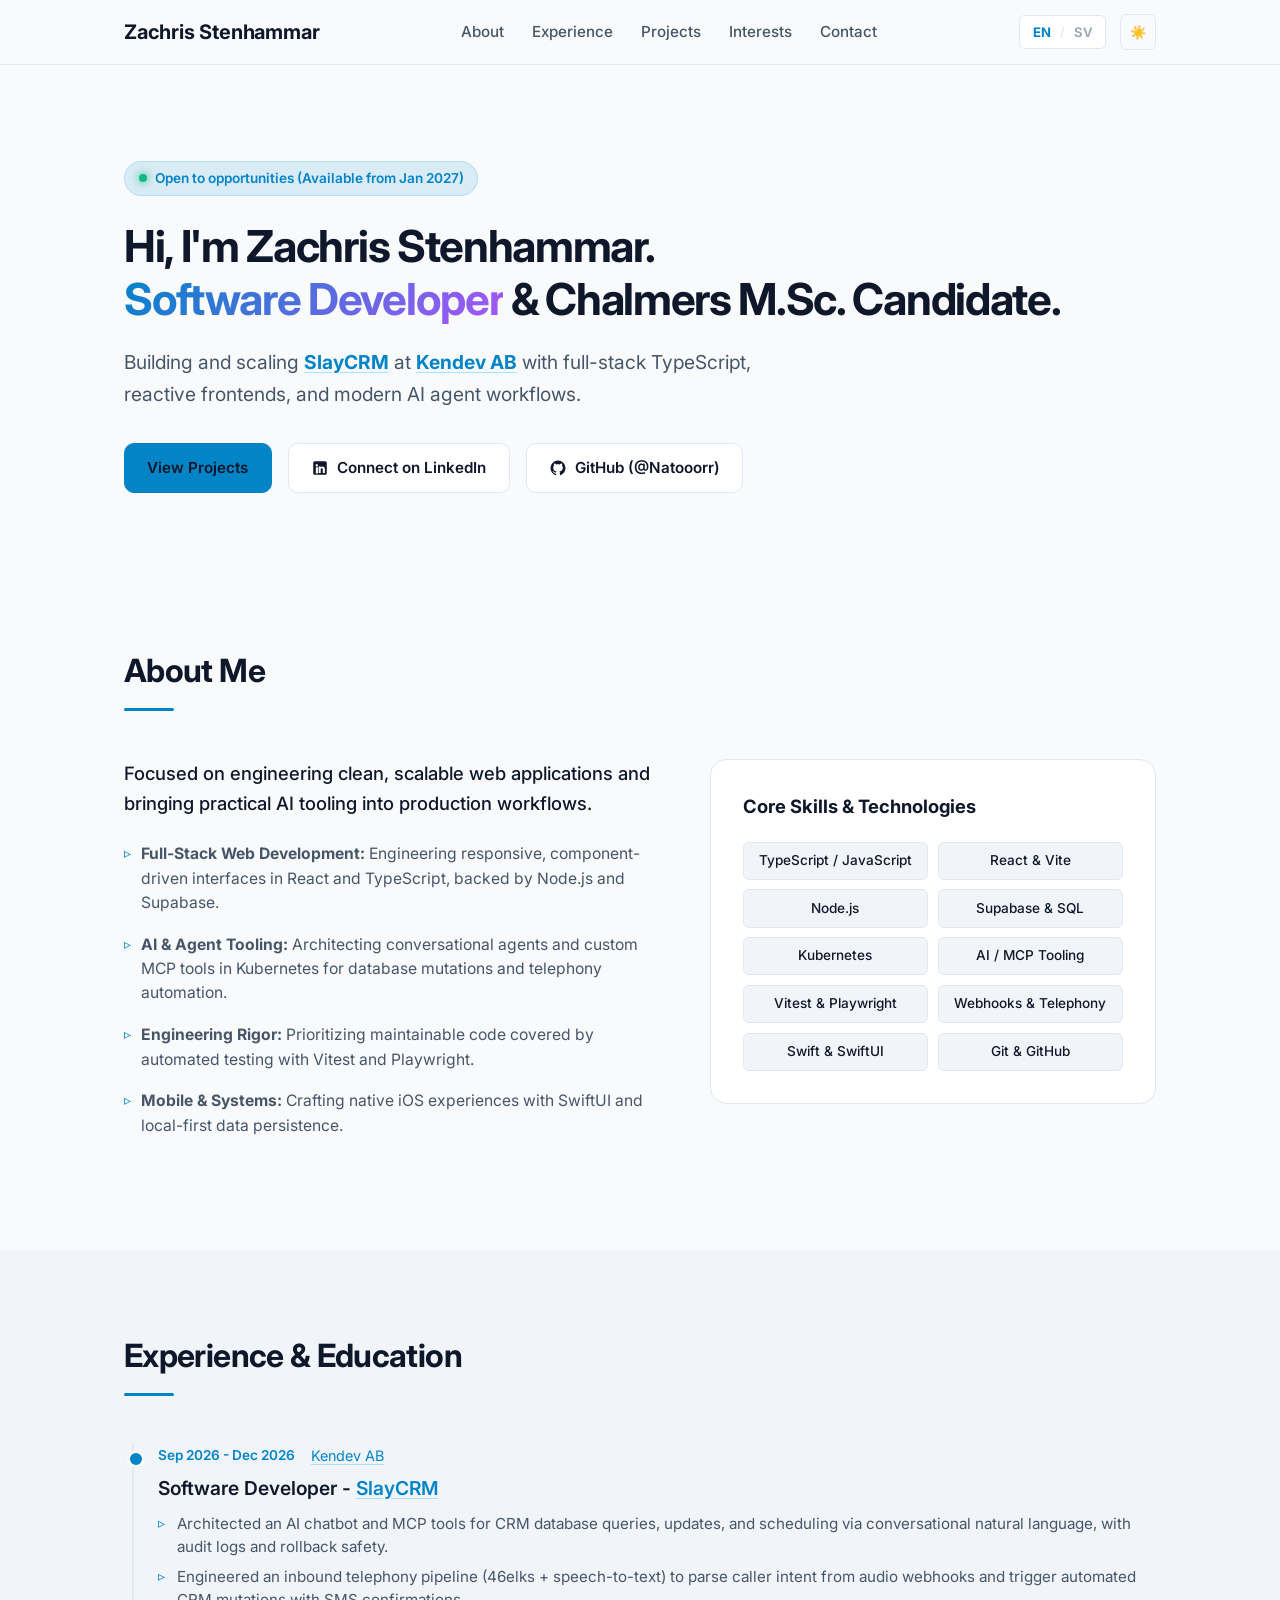
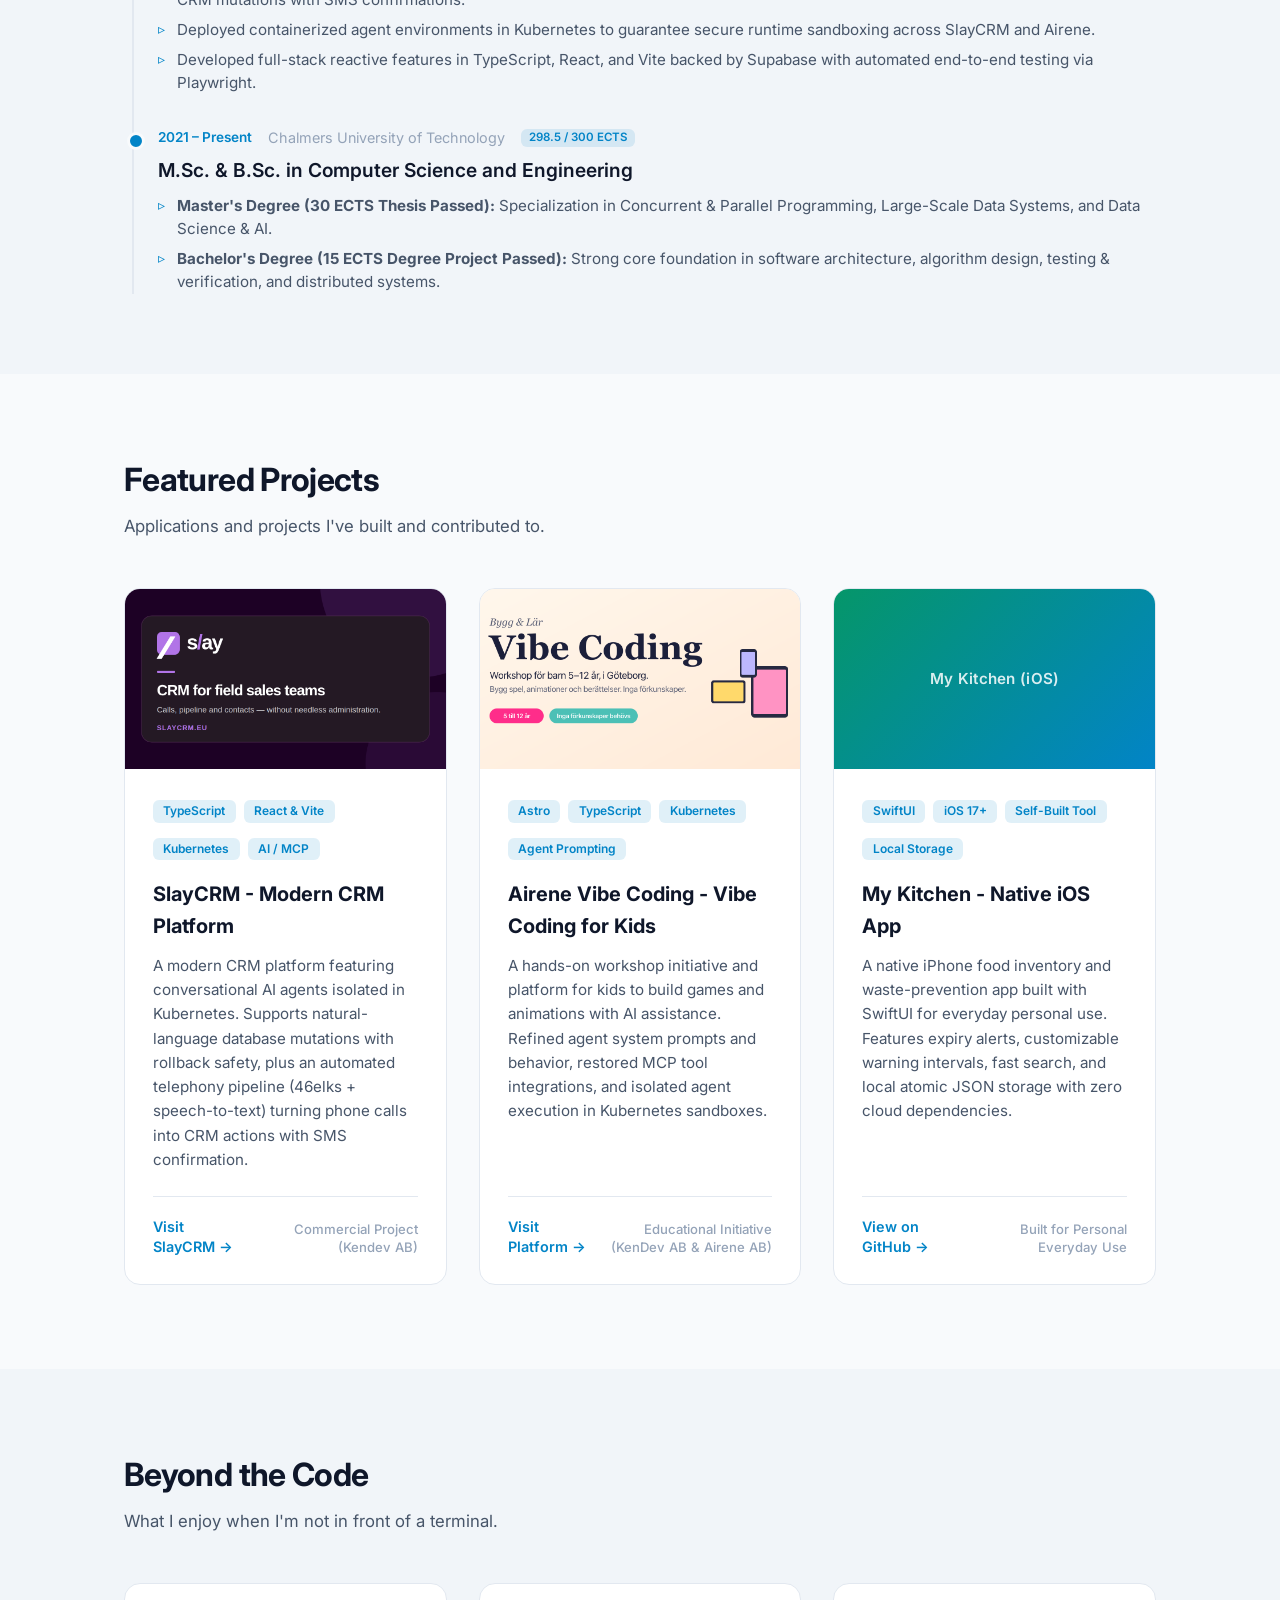
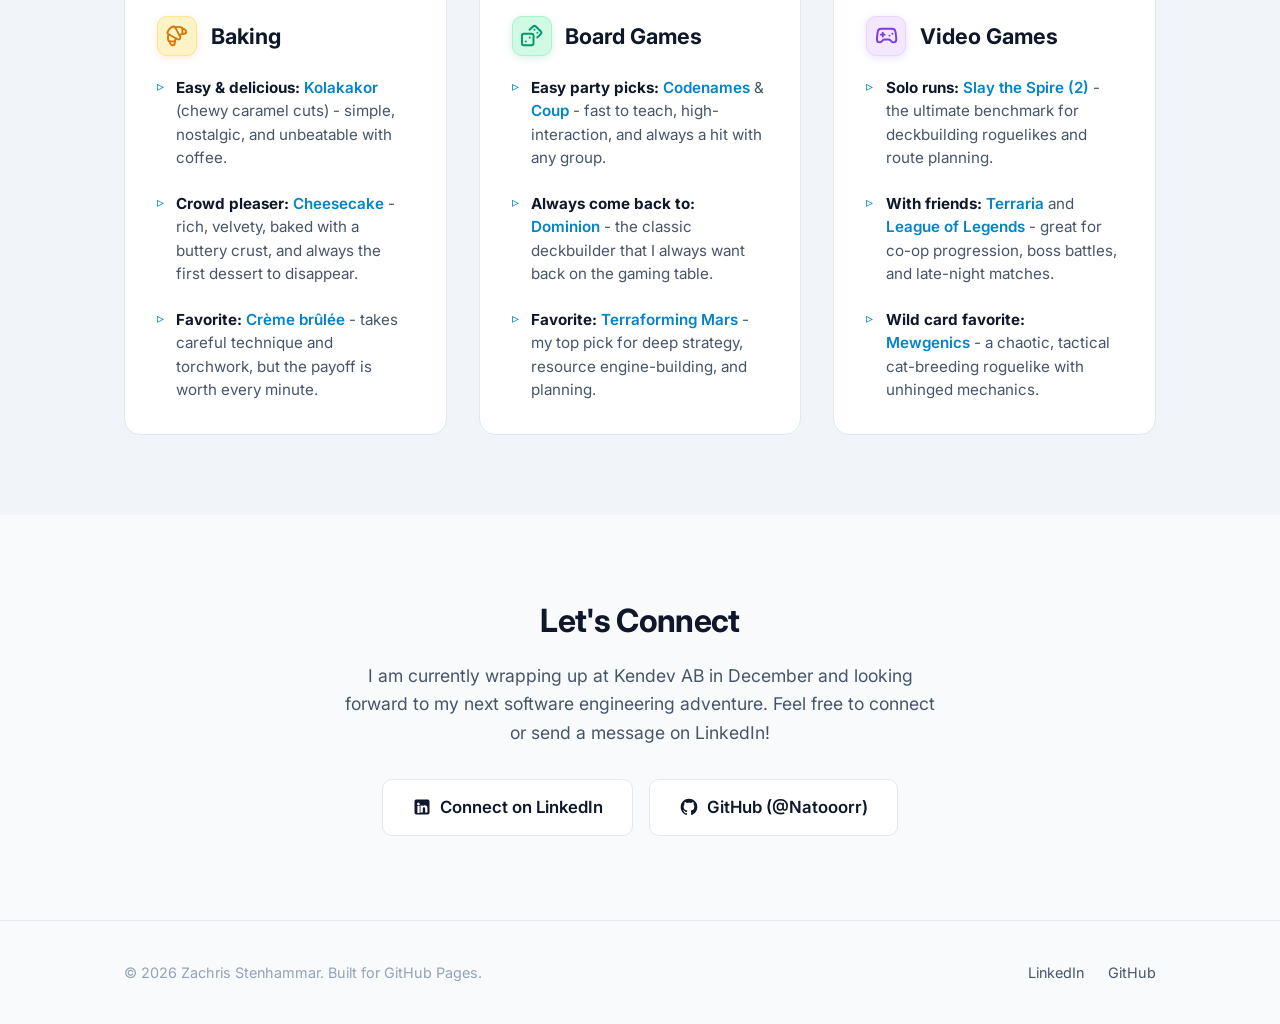
<file: index.html>
<!DOCTYPE html>
<html lang="en">
<head>
  <meta charset="UTF-8" />
  <meta name="viewport" content="width=device-width, initial-scale=1.0" />
  <title>Zachris Stenhammar - Full Stack Developer Portfolio</title>
  <meta name="description" content="Portfolio of Zachris Stenhammar - Software Developer & Chalmers M.Sc. Candidate (Computer Science & Engineering). Currently engineering SlayCRM at Kendev AB." />

  <!-- Open Graph Meta Tags (Optimized for LinkedIn link previews) -->
  <meta property="og:title" content="Zachris Stenhammar - Software Developer" />
  <meta property="og:description" content="Software Developer & Chalmers M.Sc. Candidate. Currently developing SlayCRM at Kendev AB with TypeScript, React, and AI integrations." />
  <meta property="og:type" content="website" />
  <meta property="og:url" content="https://natooorr.github.io/portfolio/" />
  <meta property="og:image" content="https://placehold.co/1200x630/0f172a/38bdf8?text=Zachris+Stenhammar+%E2%80%94+Portfolio" />

  <!-- Favicon -->
  <link rel="icon" type="image/svg+xml" href="favicon.svg" />
  <link rel="icon" type="image/png" sizes="64x64" href="favicon.png" />
  <link rel="apple-touch-icon" href="favicon.png" />

  <link rel="stylesheet" href="style.css" />
  <link rel="preconnect" href="https://fonts.googleapis.com">
  <link rel="preconnect" href="https://fonts.gstatic.com" crossorigin>
  <link href="https://fonts.googleapis.com/css2?family=Inter:wght@400;500;600;700&display=swap" rel="stylesheet">
  <!-- Immediate Scroll Restoration on Language Switch -->
  <script>
    if ('scrollRestoration' in history) {
      history.scrollRestoration = 'manual';
    }
    const savedY = sessionStorage.getItem('langSwitchScrollY');
    if (savedY !== null) {
      window.scrollTo(0, parseInt(savedY, 10));
    }
  </script>
</head>
<body>
  <!-- Header / Navigation -->
  <header class="header">
    <div class="container nav-container">
      <a href="#hero" class="logo">Zachris Stenhammar</a>
      <nav class="nav-links">
        <a href="#about">About</a>
        <a href="#experience">Experience</a>
        <a href="#projects">Projects</a>
        <a href="#interests">Interests</a>
        <a href="#contact">Contact</a>
      </nav>
      <div class="nav-actions">
        <div class="lang-switch" role="group" aria-label="Language selection">
          <a href="index.html" class="lang-btn active" title="English">EN</a>
          <span class="lang-sep">/</span>
          <a href="sv.html" class="lang-btn" title="Svenska">SV</a>
        </div>
        <button id="theme-toggle" class="btn-icon" aria-label="Toggle dark/light mode">🌙</button>
      </div>
    </div>
  </header>

  <!-- Hero Section -->
  <section id="hero" class="hero-section">
    <div class="container hero-content">
      <div class="status-badge">
        <span class="status-dot"></span> Open to opportunities (Available from Jan 2027)
      </div>
      <h1 class="hero-title">
        Hi, I'm <span class="highlight">Zachris Stenhammar</span>.<br />
        <span class="gradient-text">Software Developer</span> &amp; Chalmers M.Sc. Candidate.
      </h1>
      <p class="hero-subtitle">
        Building and scaling <a href="https://slaycrm.eu" target="_blank" rel="noopener" class="text-link"><strong>SlayCRM</strong></a> at <a href="https://kendev.se" target="_blank" rel="noopener" class="text-link"><strong>Kendev AB</strong></a> with full-stack TypeScript, reactive frontends, and modern AI agent workflows.
      </p>
      <div class="hero-cta">
        <a href="#projects" class="btn btn-primary">View Projects</a>
        <a href="https://www.linkedin.com/in/zachris-stenhammar-56bb15175/" target="_blank" rel="noopener" class="btn btn-secondary">
          <svg class="icon" viewBox="0 0 24 24" width="18" height="18" fill="currentColor">
            <path d="M19 3a2 2 0 0 1 2 2v14a2 2 0 0 1-2 2H5a2 2 0 0 1-2-2V5a2 2 0 0 1 2-2h14m-.5 15.5v-5.3a3.26 3.26 0 0 0-3.26-3.26c-.85 0-1.84.52-2.28 1.3v-1.11h-2.79v8.37h2.79v-4.93c0-.77.62-1.4 1.39-1.4a1.4 1.4 0 0 1 1.4 1.4v4.93h2.75M6.46 10.9v8.37H9.2V10.9H6.46M7.83 6.64c-.95 0-1.72.77-1.72 1.72s.77 1.72 1.72 1.72 1.72-.77 1.72-1.72-.77-1.72-1.72Z"/>
          </svg>
          Connect on LinkedIn
        </a>
        <a href="https://github.com/Natooorr" target="_blank" rel="noopener" class="btn btn-secondary">
          <svg class="icon" viewBox="0 0 24 24" width="18" height="18" fill="currentColor">
            <path d="M12 2A10 10 0 0 0 2 12c0 4.42 2.87 8.17 6.84 9.5.5.08.66-.23.66-.5v-1.69c-2.77.6-3.36-1.34-3.36-1.34-.46-1.16-1.11-1.47-1.11-1.47-.91-.62.07-.6.07-.6 1 .07 1.53 1.03 1.53 1.03.87 1.52 2.34 1.07 2.91.83.1-.65.35-1.09.63-1.34-2.22-.25-4.55-1.11-4.55-4.92 0-1.11.38-2 1.03-2.71-.1-.25-.45-1.29.1-2.64 0 0 .84-.27 2.75 1.02.79-.22 1.65-.33 2.5-.33.85 0 1.71.11 2.5.33 1.91-1.29 2.75-1.02 2.75-1.02.55 1.35.2 2.39.1 2.64.65.71 1.03 1.6 1.03 2.71 0 3.82-2.34 4.66-4.57 4.91.36.31.69.92.69 1.85V21c0 .27.16.59.67.5C19.14 20.16 22 16.42 22 12A10 10 0 0 0 12 2Z"/>
          </svg>
          GitHub (@Natooorr)
        </a>
      </div>
    </div>
  </section>

  <!-- About Section -->
  <section id="about" class="section">
    <div class="container">
      <div class="section-header">
        <h2 class="section-title">About Me</h2>
        <div class="section-line"></div>
      </div>
      <div class="about-grid">
        <div class="about-text">
          <p class="lead-text">
            Focused on engineering clean, scalable web applications and bringing practical AI tooling into production workflows.
          </p>
          <div class="about-highlights">
            <div class="highlight-item">
              <span class="highlight-bullet">▹</span>
              <div>
                <strong>Full-Stack Web Development:</strong> Engineering responsive, component-driven interfaces in React and TypeScript, backed by Node.js and Supabase.
              </div>
            </div>
            <div class="highlight-item">
              <span class="highlight-bullet">▹</span>
              <div>
                <strong>AI &amp; Agent Tooling:</strong> Architecting conversational agents and custom MCP tools in Kubernetes for database mutations and telephony automation.
              </div>
            </div>
            <div class="highlight-item">
              <span class="highlight-bullet">▹</span>
              <div>
                <strong>Engineering Rigor:</strong> Prioritizing maintainable code covered by automated testing with Vitest and Playwright.
              </div>
            </div>
            <div class="highlight-item">
              <span class="highlight-bullet">▹</span>
              <div>
                <strong>Mobile &amp; Systems:</strong> Crafting native iOS experiences with SwiftUI and local-first data persistence.
              </div>
            </div>
          </div>
        </div>
        <div class="skills-card">
          <h3 class="skills-heading">Core Skills &amp; Technologies</h3>
          <div class="skills-tags">
            <span class="tag">TypeScript / JavaScript</span>
            <span class="tag">React &amp; Vite</span>
            <span class="tag">Node.js</span>
            <span class="tag">Supabase &amp; SQL</span>
            <span class="tag">Kubernetes</span>
            <span class="tag">AI / MCP Tooling</span>
            <span class="tag">Vitest &amp; Playwright</span>
            <span class="tag">Webhooks &amp; Telephony</span>
            <span class="tag">Swift &amp; SwiftUI</span>
            <span class="tag">Git &amp; GitHub</span>
          </div>
        </div>
      </div>
    </div>
  </section>

  <!-- Experience Section -->
  <section id="experience" class="section section-alt">
    <div class="container">
      <div class="section-header">
        <h2 class="section-title">Experience &amp; Education</h2>
        <div class="section-line"></div>
      </div>

      <div class="timeline">
        <!-- Kendev AB -->
        <div class="timeline-item">
          <div class="timeline-meta">
            <span class="timeline-period">Sep 2026 - Dec 2026</span>
            <span class="timeline-company"><a href="https://kendev.se" target="_blank" rel="noopener" class="text-link">Kendev AB</a></span>
          </div>
          <div class="timeline-content">
            <h3 class="timeline-role">Software Developer - <a href="https://slaycrm.eu" target="_blank" rel="noopener" class="text-link">SlayCRM</a></h3>
            <ul class="timeline-bullets">
              <li>Architected an AI chatbot and MCP tools for CRM database queries, updates, and scheduling via conversational natural language, with audit logs and rollback safety.</li>
              <li>Engineered an inbound telephony pipeline (46elks + speech-to-text) to parse caller intent from audio webhooks and trigger automated CRM mutations with SMS confirmations.</li>
              <li>Deployed containerized agent environments in Kubernetes to guarantee secure runtime sandboxing across SlayCRM and Airene.</li>
              <li>Developed full-stack reactive features in TypeScript, React, and Vite backed by Supabase with automated end-to-end testing via Playwright.</li>
            </ul>
          </div>
        </div>

        <!-- Chalmers -->
        <div class="timeline-item">
          <div class="timeline-meta">
            <span class="timeline-period">2021 – Present</span>
            <span class="timeline-company">Chalmers University of Technology</span>
            <span class="badge" style="font-size: 0.72rem; padding: 0.15rem 0.5rem;">298.5 / 300 ECTS</span>
          </div>
          <div class="timeline-content">
            <h3 class="timeline-role">M.Sc. &amp; B.Sc. in Computer Science and Engineering</h3>
            <ul class="timeline-bullets">
              <li><strong>Master's Degree (30 ECTS Thesis Passed):</strong> Specialization in Concurrent &amp; Parallel Programming, Large-Scale Data Systems, and Data Science &amp; AI.</li>
              <li><strong>Bachelor's Degree (15 ECTS Degree Project Passed):</strong> Strong core foundation in software architecture, algorithm design, testing &amp; verification, and distributed systems.</li>
            </ul>
          </div>
        </div>
      </div>
    </div>
  </section>

  <!-- Projects Section -->
  <section id="projects" class="section">
    <div class="container">
      <div class="section-header">
        <h2 class="section-title">Featured Projects</h2>
        <p class="section-subtitle">Applications and projects I've built and contributed to.</p>
      </div>

      <div class="projects-grid">
        <!-- Project 1: SlayCRM -->
        <article class="project-card">
          <div class="project-preview">
            <img src="images/slaycrm.png" alt="SlayCRM Preview" />
          </div>
          <div class="project-body">
            <div class="project-tags">
              <span class="badge">TypeScript</span>
              <span class="badge">React &amp; Vite</span>
              <span class="badge">Kubernetes</span>
              <span class="badge">AI / MCP</span>
            </div>
            <h3 class="project-title">SlayCRM - Modern CRM Platform</h3>
            <p class="project-description">
              A modern CRM platform featuring conversational AI agents isolated in Kubernetes. Supports natural-language database mutations with rollback safety, plus an automated telephony pipeline (46elks + speech-to-text) turning phone calls into CRM actions with SMS confirmation.
            </p>
            <div class="project-links">
              <a href="https://slaycrm.eu" target="_blank" rel="noopener" class="link-btn link-demo">Visit<br />SlayCRM&nbsp;&rarr;</a>
              <span class="project-meta">Commercial Project<br />(Kendev AB)</span>
            </div>
          </div>
        </article>

        <!-- Project 2: Airene Vibe Coding -->
        <article class="project-card">
          <div class="project-preview">
            <img src="images/vibecoding.png" alt="Airene Vibe Coding Preview" />
          </div>
          <div class="project-body">
            <div class="project-tags">
              <span class="badge">Astro</span>
              <span class="badge">TypeScript</span>
              <span class="badge">Kubernetes</span>
              <span class="badge">Agent Prompting</span>
            </div>
            <h3 class="project-title">Airene Vibe Coding - Vibe Coding for Kids</h3>
            <p class="project-description">
              A hands-on workshop initiative and platform for kids to build games and animations with AI assistance. Refined agent system prompts and behavior, restored MCP tool integrations, and isolated agent execution in Kubernetes sandboxes.
            </p>
            <div class="project-links">
              <a href="https://vibecoding.bernting.se" target="_blank" rel="noopener" class="link-btn link-demo">Visit<br />Platform&nbsp;&rarr;</a>
              <span class="project-meta">Educational Initiative<br />(KenDev AB &amp; Airene AB)</span>
            </div>
          </div>
        </article>

        <!-- Project 3: My Kitchen iOS App -->
        <article class="project-card">
          <div class="project-preview">
            <div class="project-placeholder-thumb gradient-2">
              <span>My Kitchen (iOS)</span>
            </div>
          </div>
          <div class="project-body">
            <div class="project-tags">
              <span class="badge">SwiftUI</span>
              <span class="badge">iOS 17+</span>
              <span class="badge">Self-Built Tool</span>
              <span class="badge">Local Storage</span>
            </div>
            <h3 class="project-title">My Kitchen - Native iOS App</h3>
            <p class="project-description">
              A native iPhone food inventory and waste-prevention app built with SwiftUI for everyday personal use. Features expiry alerts, customizable warning intervals, fast search, and local atomic JSON storage with zero cloud dependencies.
            </p>
            <div class="project-links">
              <a href="https://github.com/Natooorr/KitchenInventory" target="_blank" rel="noopener" class="link-btn link-demo">View on<br />GitHub&nbsp;&rarr;</a>
              <span class="project-meta">Built for Personal<br />Everyday Use</span>
            </div>
          </div>
        </article>
      </div>
    </div>
  </section>

  <!-- Beyond the Code Section -->
  <section id="interests" class="section section-alt">
    <div class="container">
      <div class="section-header">
        <h2 class="section-title">Beyond the Code</h2>
        <p class="section-subtitle">What I enjoy when I'm not in front of a terminal.</p>
      </div>

      <div class="interests-grid">
        <!-- Baking -->
        <div class="interest-card">
          <div class="interest-header">
            <button type="button" class="interest-header-icon icon-baking" aria-label="Bake croissant" title="Click to bake!">
              <svg class="lucide lucide-croissant" xmlns="http://www.w3.org/2000/svg" width="24" height="24" viewBox="0 0 24 24" fill="none" stroke="currentColor" stroke-width="2" stroke-linecap="round" stroke-linejoin="round">
                <path d="M10.2 18H4.774a1.5 1.5 0 0 1-1.352-.97 11 11 0 0 1 .132-6.487" />
                <path d="M18 10.2V4.774a1.5 1.5 0 0 0-.97-1.352 11 11 0 0 0-6.486.132" />
                <path d="M18 5a4 3 0 0 1 4 3 2 2 0 0 1-2 2 10 10 0 0 0-5.139 1.42" />
                <path d="M5 18a3 4 0 0 0 3 4 2 2 0 0 0 2-2 10 10 0 0 1 1.42-5.14" />
                <path d="M8.709 2.554a10 10 0 0 0-6.155 6.155 1.5 1.5 0 0 0 .676 1.626l9.807 5.42a2 2 0 0 0 2.718-2.718l-5.42-9.807a1.5 1.5 0 0 0-1.626-.676" />
              </svg>
            </button>
            <h3 class="interest-title">Baking</h3>
          </div>
          <ul class="interest-list">
            <li>
              <strong>Easy &amp; delicious:</strong> <em>Kolakakor</em> (chewy caramel cuts)&nbsp;- simple, nostalgic, and unbeatable with coffee.
            </li>
            <li>
              <strong>Crowd pleaser:</strong> <em>Cheesecake</em>&nbsp;- rich, velvety, baked with a buttery crust, and always the first dessert to disappear.
            </li>
            <li>
              <strong>Favorite:</strong> <em>Crème brûlée</em>&nbsp;- takes careful technique and torchwork, but the payoff is worth every minute.
            </li>
          </ul>
        </div>

        <!-- Board Games -->
        <div class="interest-card">
          <div class="interest-header">
            <button type="button" class="interest-header-icon icon-games" aria-label="Roll the dice" title="Click to roll!">
              <svg class="lucide lucide-dices" xmlns="http://www.w3.org/2000/svg" width="24" height="24" viewBox="0 0 24 24" fill="none" stroke="currentColor" stroke-width="2" stroke-linecap="round" stroke-linejoin="round">
                <rect width="12" height="12" x="2" y="10" rx="2" ry="2" />
                <path d="m17.92 14 3.5-3.5a2.24 2.24 0 0 0 0-3l-5-4.92a2.24 2.24 0 0 0-3 0L10 6" />
                <path d="M6 18h.01" />
                <path d="M10 14h.01" />
                <path d="M15 6h.01" />
                <path d="M18 9h.01" />
              </svg>
            </button>
            <h3 class="interest-title">Board Games</h3>
          </div>
          <ul class="interest-list">
            <li>
              <strong>Easy party picks:</strong> <em>Codenames</em> &amp; <em>Coup</em>&nbsp;- fast to teach, high-interaction, and always a hit with any group.
            </li>
            <li>
              <strong>Always come back to:</strong> <em>Dominion</em>&nbsp;- the classic deckbuilder that I always want back on the gaming table.
            </li>
            <li>
              <strong>Favorite:</strong> <em>Terraforming Mars</em>&nbsp;- my top pick for deep strategy, resource engine-building, and planning.
            </li>
          </ul>
        </div>

        <!-- Video Games -->
        <div class="interest-card">
          <div class="interest-header">
            <button type="button" class="interest-header-icon icon-gaming" aria-label="Video games" title="Click to jump!">
              <svg class="lucide lucide-gamepad-2" xmlns="http://www.w3.org/2000/svg" width="24" height="24" viewBox="0 0 24 24" fill="none" stroke="currentColor" stroke-width="2" stroke-linecap="round" stroke-linejoin="round">
                <line x1="6" x2="10" y1="11" y2="11" />
                <line x1="8" x2="8" y1="9" y2="13" />
                <line x1="15" x2="15.01" y1="12" y2="12" />
                <line x1="18" x2="18.01" y1="10" y2="10" />
                <path d="M17.32 5H6.68a4 4 0 0 0-3.978 3.59c-.006.052-.01.101-.017.152C2.604 9.416 2 14.456 2 16a3 3 0 0 0 3 3c1 0 1.5-.5 2-1l1.414-1.414A2 2 0 0 1 9.828 16h4.344a2 2 0 0 1 1.414.586L17 18c.5.5 1 1 2 1a3 3 0 0 0 3-3c0-1.545-.604-6.584-.685-7.258-.007-.05-.011-.1-.017-.151A4 4 0 0 0 17.32 5z" />
              </svg>
            </button>
            <h3 class="interest-title">Video Games</h3>
          </div>
          <ul class="interest-list">
            <li>
              <strong>Solo runs:</strong> <em>Slay the Spire (2)</em>&nbsp;- the ultimate benchmark for deckbuilding roguelikes and route planning.
            </li>
            <li>
              <strong>With friends:</strong> <em>Terraria</em> and <em>League of Legends</em>&nbsp;- great for co-op progression, boss battles, and late-night matches.
            </li>
            <li>
              <strong>Wild card favorite:</strong> <em>Mewgenics</em>&nbsp;- a chaotic, tactical cat-breeding roguelike with unhinged mechanics.
            </li>
          </ul>
        </div>
      </div>
    </div>
  </section>

  <!-- Contact & LinkedIn CTA -->
  <section id="contact" class="section">
    <div class="container contact-container">
      <h2 class="section-title">Let's Connect</h2>
      <p class="contact-subtitle">
        I am currently wrapping up at Kendev AB in December and looking forward to my next software engineering adventure. Feel free to connect or send a message on LinkedIn!
      </p>
      <div class="contact-buttons">
        <a href="https://www.linkedin.com/in/zachris-stenhammar-56bb15175/" target="_blank" rel="noopener" class="btn btn-secondary btn-large">
          <svg class="icon" viewBox="0 0 24 24" width="20" height="20" fill="currentColor">
            <path d="M19 3a2 2 0 0 1 2 2v14a2 2 0 0 1-2 2H5a2 2 0 0 1-2-2V5a2 2 0 0 1 2-2h14m-.5 15.5v-5.3a3.26 3.26 0 0 0-3.26-3.26c-.85 0-1.84.52-2.28 1.3v-1.11h-2.79v8.37h2.79v-4.93c0-.77.62-1.4 1.39-1.4a1.4 1.4 0 0 1 1.4 1.4v4.93h2.75M6.46 10.9v8.37H9.2V10.9H6.46M7.83 6.64c-.95 0-1.72.77-1.72 1.72s.77 1.72 1.72 1.72 1.72-.77 1.72-1.72-.77-1.72-1.72Z"/>
          </svg>
          Connect on LinkedIn
        </a>
        <a href="https://github.com/Natooorr" target="_blank" rel="noopener" class="btn btn-secondary btn-large">
          <svg class="icon" viewBox="0 0 24 24" width="20" height="20" fill="currentColor">
            <path d="M12 2A10 10 0 0 0 2 12c0 4.42 2.87 8.17 6.84 9.5.5.08.66-.23.66-.5v-1.69c-2.77.6-3.36-1.34-3.36-1.34-.46-1.16-1.11-1.47-1.11-1.47-.91-.62.07-.6.07-.6 1 .07 1.53 1.03 1.53 1.03.87 1.52 2.34 1.07 2.91.83.1-.65.35-1.09.63-1.34-2.22-.25-4.55-1.11-4.55-4.92 0-1.11.38-2 1.03-2.71-.1-.25-.45-1.29.1-2.64 0 0 .84-.27 2.75 1.02.79-.22 1.65-.33 2.5-.33.85 0 1.71.11 2.5.33 1.91-1.29 2.75-1.02 2.75-1.02.55 1.35.2 2.39.1 2.64.65.71 1.03 1.6 1.03 2.71 0 3.82-2.34 4.66-4.57 4.91.36.31.69.92.69 1.85V21c0 .27.16.59.67.5C19.14 20.16 22 16.42 22 12A10 10 0 0 0 12 2Z"/>
          </svg>
          GitHub (@Natooorr)
        </a>
      </div>
    </div>
  </section>

  <!-- Footer -->
  <footer class="footer">
    <div class="container footer-container">
      <p>&copy; 2026 Zachris Stenhammar. Built for GitHub Pages.</p>
      <div class="footer-links">
        <a href="https://www.linkedin.com/in/zachris-stenhammar-56bb15175/" target="_blank" rel="noopener">LinkedIn</a>
        <a href="https://github.com/Natooorr" target="_blank" rel="noopener">GitHub</a>
      </div>
    </div>
  </footer>

  <script src="script.js"></script>
</body>
</html>
</file>
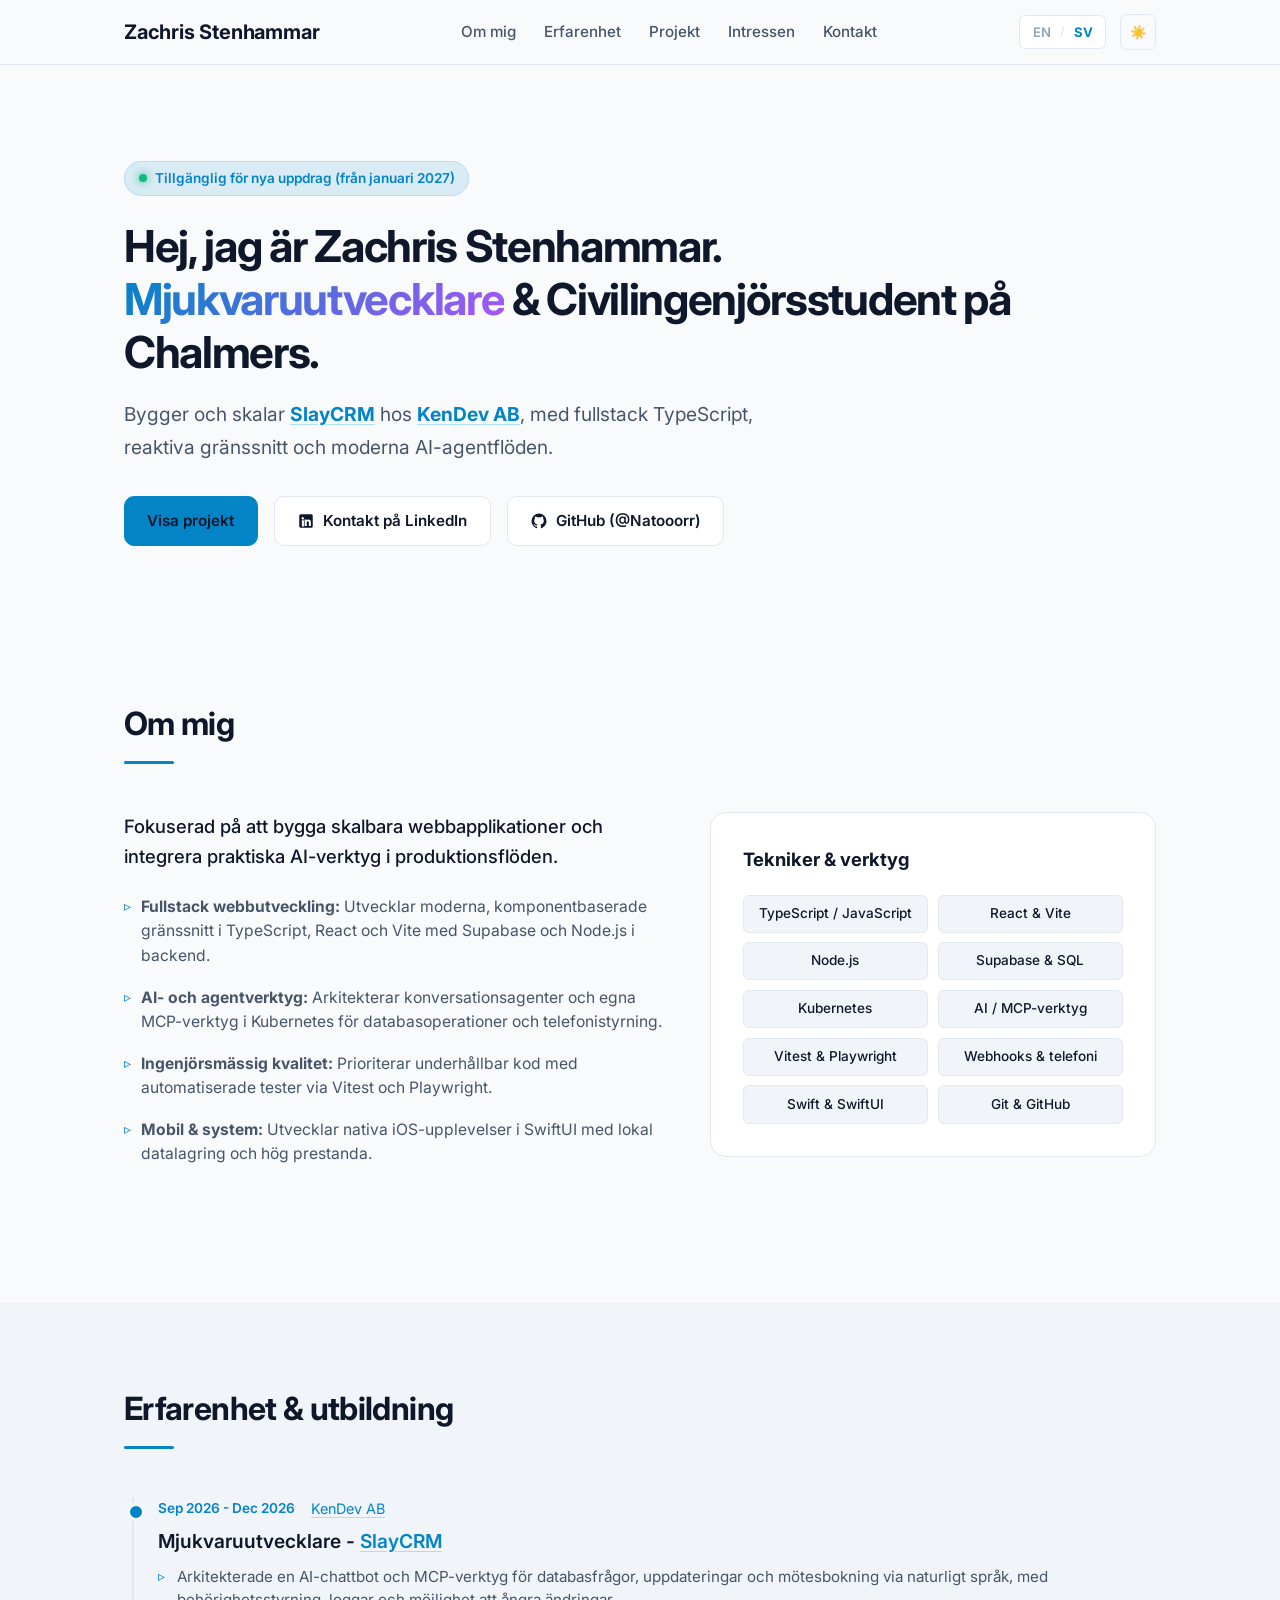
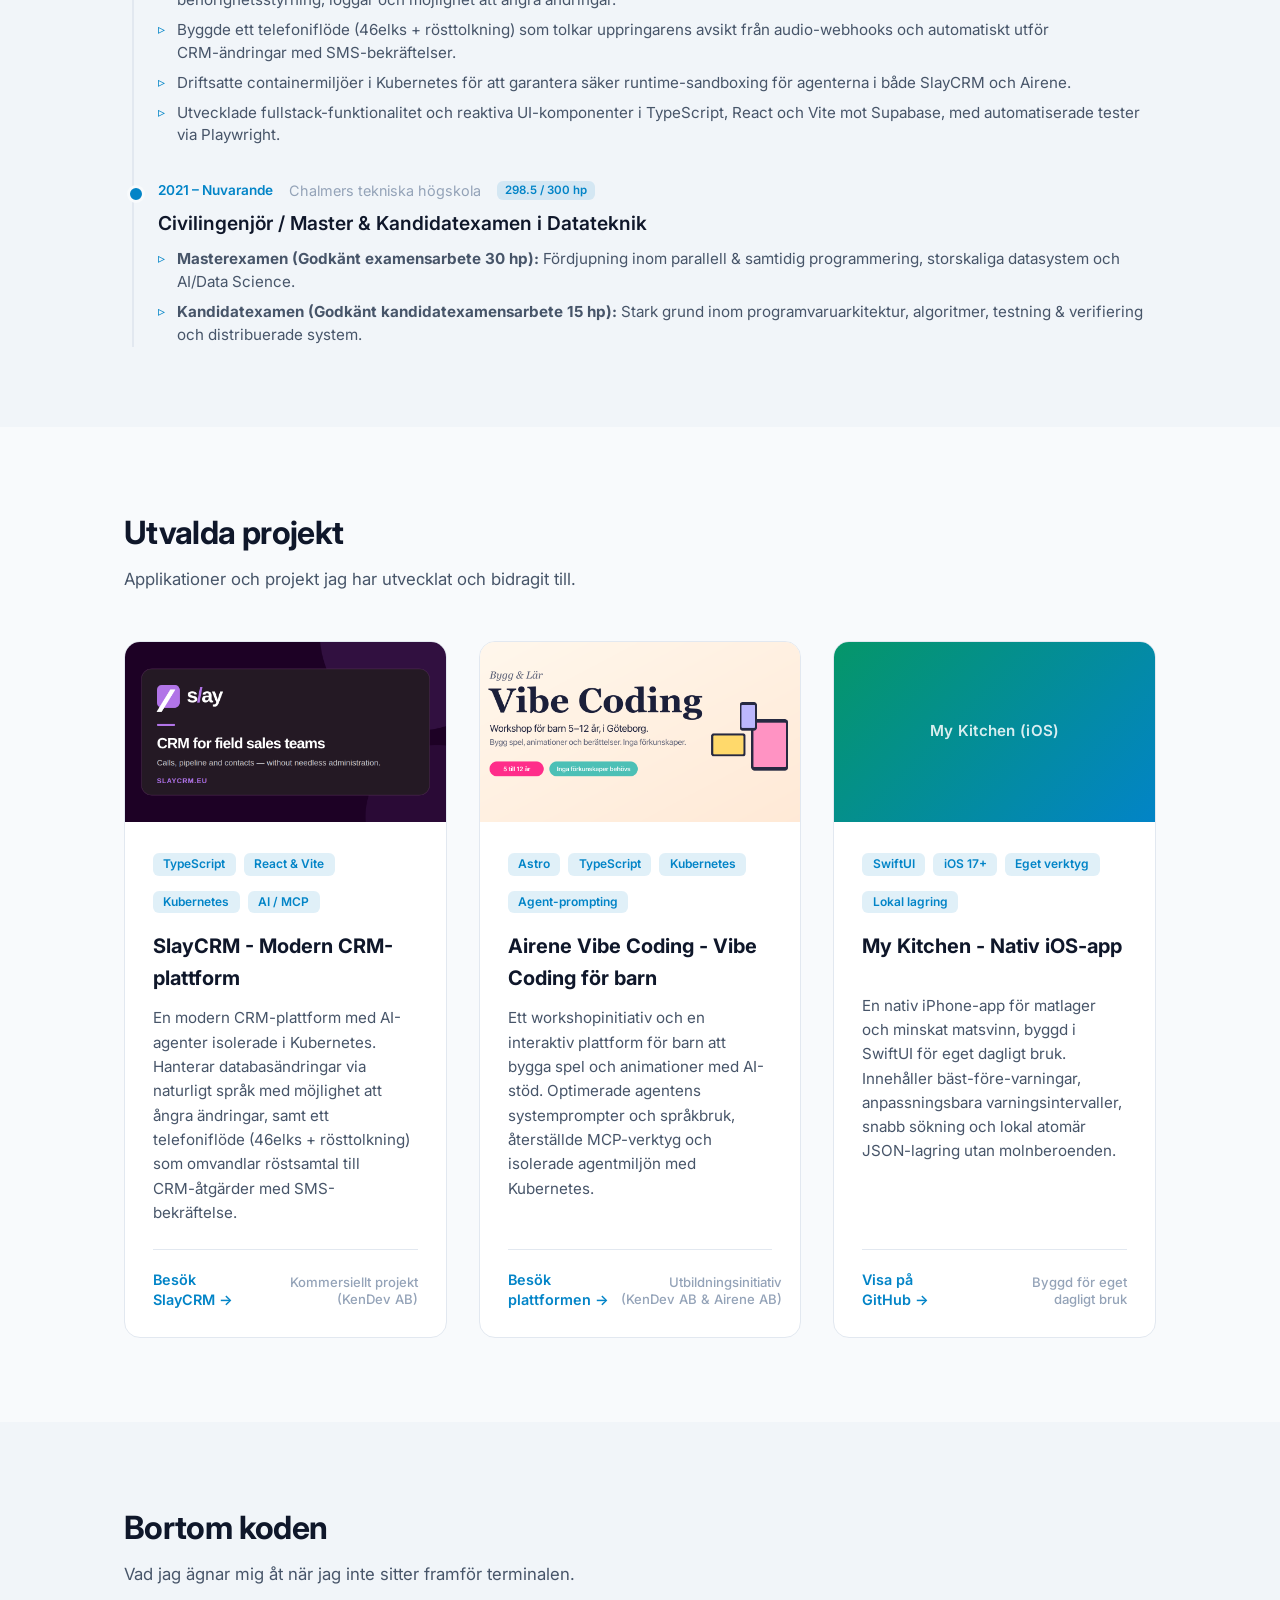
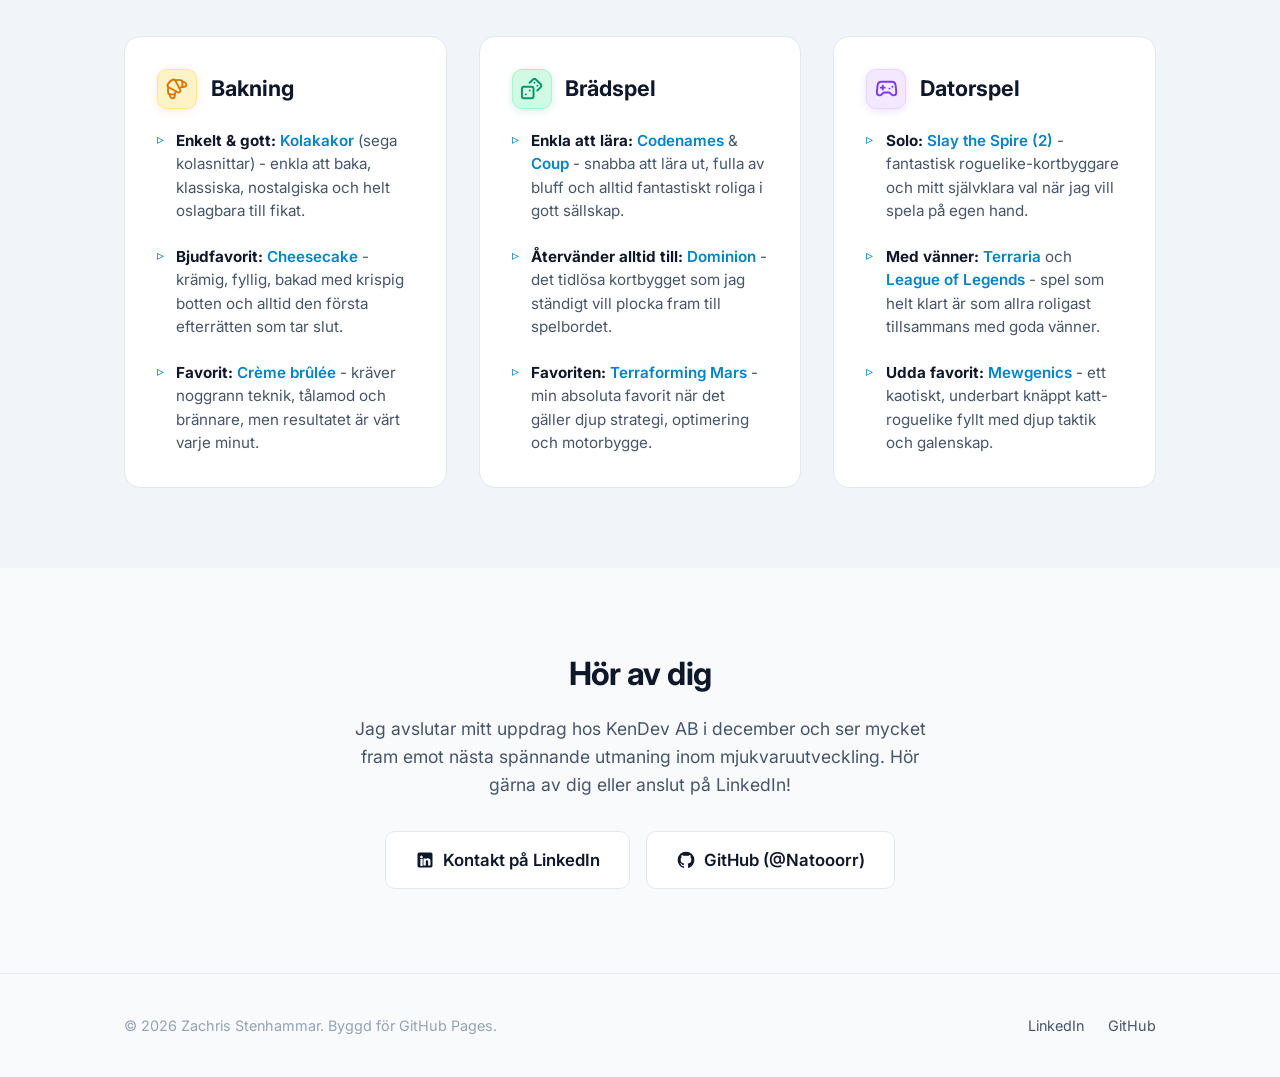
<file: sv.html>
<!DOCTYPE html>
<html lang="sv">
<head>
  <meta charset="UTF-8" />
  <meta name="viewport" content="width=device-width, initial-scale=1.0" />
  <title>Zachris Stenhammar - Mjukvaruutvecklare Portfolio</title>
  <meta name="description" content="Portfolio för Zachris Stenhammar - Mjukvaruutvecklare &amp; civilingenjörsstudent inom Datateknik på Chalmers. Utvecklar SlayCRM hos KenDev AB." />

  <!-- Open Graph Meta Tags (Optimerade för LinkedIn) -->
  <meta property="og:title" content="Zachris Stenhammar - Mjukvaruutvecklare" />
  <meta property="og:description" content="Mjukvaruutvecklare &amp; civilingenjörsstudent på Chalmers. Utvecklar SlayCRM hos KenDev AB med TypeScript, React och AI-integrationer." />
  <meta property="og:type" content="website" />
  <meta property="og:locale" content="sv_SE" />
  <meta property="og:url" content="https://natooorr.github.io/portfolio/sv.html" />
  <meta property="og:image" content="https://placehold.co/1200x630/0f172a/38bdf8?text=Zachris+Stenhammar+%E2%80%94+Portfolio" />

  <!-- Favicon -->
  <link rel="icon" type="image/svg+xml" href="favicon.svg" />
  <link rel="icon" type="image/png" sizes="64x64" href="favicon.png" />
  <link rel="apple-touch-icon" href="favicon.png" />

  <link rel="stylesheet" href="style.css" />
  <link rel="preconnect" href="https://fonts.googleapis.com">
  <link rel="preconnect" href="https://fonts.gstatic.com" crossorigin>
  <link href="https://fonts.googleapis.com/css2?family=Inter:wght@400;500;600;700&display=swap" rel="stylesheet">
  <!-- Immediate Scroll Restoration on Language Switch -->
  <script>
    if ('scrollRestoration' in history) {
      history.scrollRestoration = 'manual';
    }
    const savedY = sessionStorage.getItem('langSwitchScrollY');
    if (savedY !== null) {
      window.scrollTo(0, parseInt(savedY, 10));
    }
  </script>
</head>
<body>
  <!-- Header / Navigation -->
  <header class="header">
    <div class="container nav-container">
      <a href="#hero" class="logo">Zachris Stenhammar</a>
      <nav class="nav-links">
        <a href="#about">Om mig</a>
        <a href="#experience">Erfarenhet</a>
        <a href="#projects">Projekt</a>
        <a href="#interests">Intressen</a>
        <a href="#contact">Kontakt</a>
      </nav>
      <div class="nav-actions">
        <div class="lang-switch" role="group" aria-label="Språkval / Language selection">
          <a href="index.html" class="lang-btn" title="English">EN</a>
          <span class="lang-sep">/</span>
          <a href="sv.html" class="lang-btn active" title="Svenska">SV</a>
        </div>
        <button id="theme-toggle" class="btn-icon" aria-label="Växla mörkt/ljust läge">🌙</button>
      </div>
    </div>
  </header>

  <!-- Hero Section -->
  <section id="hero" class="hero-section">
    <div class="container hero-content">
      <div class="status-badge">
        <span class="status-dot"></span> Tillgänglig för nya uppdrag (från januari 2027)
      </div>
      <h1 class="hero-title">
        Hej, jag är <span class="highlight">Zachris Stenhammar</span>.<br />
        <span class="gradient-text">Mjukvaruutvecklare</span> &amp; Civilingenjörsstudent på Chalmers.
      </h1>
      <p class="hero-subtitle">
        Bygger och skalar <a href="https://slaycrm.eu" target="_blank" rel="noopener" class="text-link"><strong>SlayCRM</strong></a> hos <a href="https://kendev.se" target="_blank" rel="noopener" class="text-link"><strong>KenDev AB</strong></a>, med fullstack TypeScript, reaktiva gränssnitt och moderna AI-agentflöden.
      </p>
      <div class="hero-cta">
        <a href="#projects" class="btn btn-primary">Visa projekt</a>
        <a href="https://www.linkedin.com/in/zachris-stenhammar-56bb15175/" target="_blank" rel="noopener" class="btn btn-secondary">
          <svg class="icon" viewBox="0 0 24 24" width="18" height="18" fill="currentColor">
            <path d="M19 3a2 2 0 0 1 2 2v14a2 2 0 0 1-2 2H5a2 2 0 0 1-2-2V5a2 2 0 0 1 2-2h14m-.5 15.5v-5.3a3.26 3.26 0 0 0-3.26-3.26c-.85 0-1.84.52-2.28 1.3v-1.11h-2.79v8.37h2.79v-4.93c0-.77.62-1.4 1.39-1.4a1.4 1.4 0 0 1 1.4 1.4v4.93h2.75M6.46 10.9v8.37H9.2V10.9H6.46M7.83 6.64c-.95 0-1.72.77-1.72 1.72s.77 1.72 1.72 1.72 1.72-.77 1.72-1.72-.77-1.72-1.72Z"/>
          </svg>
          Kontakt på LinkedIn
        </a>
        <a href="https://github.com/Natooorr" target="_blank" rel="noopener" class="btn btn-secondary">
          <svg class="icon" viewBox="0 0 24 24" width="18" height="18" fill="currentColor">
            <path d="M12 2A10 10 0 0 0 2 12c0 4.42 2.87 8.17 6.84 9.5.5.08.66-.23.66-.5v-1.69c-2.77.6-3.36-1.34-3.36-1.34-.46-1.16-1.11-1.47-1.11-1.47-.91-.62.07-.6.07-.6 1 .07 1.53 1.03 1.53 1.03.87 1.52 2.34 1.07 2.91.83.1-.65.35-1.09.63-1.34-2.22-.25-4.55-1.11-4.55-4.92 0-1.11.38-2 1.03-2.71-.1-.25-.45-1.29.1-2.64 0 0 .84-.27 2.75 1.02.79-.22 1.65-.33 2.5-.33.85 0 1.71.11 2.5.33 1.91-1.29 2.75-1.02 2.75-1.02.55 1.35.2 2.39.1 2.64.65.71 1.03 1.6 1.03 2.71 0 3.82-2.34 4.66-4.57 4.91.36.31.69.92.69 1.85V21c0 .27.16.59.67.5C19.14 20.16 22 16.42 22 12A10 10 0 0 0 12 2Z"/>
          </svg>
          GitHub (@Natooorr)
        </a>
      </div>
    </div>
  </section>

  <!-- About Section -->
  <section id="about" class="section">
    <div class="container">
      <div class="section-header">
        <h2 class="section-title">Om mig</h2>
        <div class="section-line"></div>
      </div>
      <div class="about-grid">
        <div class="about-text">
          <p class="lead-text">
            Fokuserad på att bygga skalbara webbapplikationer och integrera praktiska AI-verktyg i produktionsflöden.
          </p>
          <div class="about-highlights">
            <div class="highlight-item">
              <span class="highlight-bullet">▹</span>
              <div>
                <strong>Fullstack webbutveckling:</strong> Utvecklar moderna, komponentbaserade gränssnitt i TypeScript, React och Vite med Supabase och Node.js i backend.
              </div>
            </div>
            <div class="highlight-item">
              <span class="highlight-bullet">▹</span>
              <div>
                <strong>AI- och agentverktyg:</strong> Arkitekterar konversationsagenter och egna MCP-verktyg i Kubernetes för databasoperationer och telefonistyrning.
              </div>
            </div>
            <div class="highlight-item">
              <span class="highlight-bullet">▹</span>
              <div>
                <strong>Ingenjörsmässig kvalitet:</strong> Prioriterar underhållbar kod med automatiserade tester via Vitest och Playwright.
              </div>
            </div>
            <div class="highlight-item">
              <span class="highlight-bullet">▹</span>
              <div>
                <strong>Mobil &amp; system:</strong> Utvecklar nativa iOS-upplevelser i SwiftUI med lokal datalagring och hög prestanda.
              </div>
            </div>
          </div>
        </div>
        <div class="skills-card">
          <h3 class="skills-heading">Tekniker &amp; verktyg</h3>
          <div class="skills-tags">
            <span class="tag">TypeScript / JavaScript</span>
            <span class="tag">React &amp; Vite</span>
            <span class="tag">Node.js</span>
            <span class="tag">Supabase &amp; SQL</span>
            <span class="tag">Kubernetes</span>
            <span class="tag">AI / MCP-verktyg</span>
            <span class="tag">Vitest &amp; Playwright</span>
            <span class="tag">Webhooks &amp; telefoni</span>
            <span class="tag">Swift &amp; SwiftUI</span>
            <span class="tag">Git &amp; GitHub</span>
          </div>
        </div>
      </div>
    </div>
  </section>

  <!-- Experience Section -->
  <section id="experience" class="section section-alt">
    <div class="container">
      <div class="section-header">
        <h2 class="section-title">Erfarenhet &amp; utbildning</h2>
        <div class="section-line"></div>
      </div>

      <div class="timeline">
        <!-- KenDev AB -->
        <div class="timeline-item">
          <div class="timeline-meta">
            <span class="timeline-period">Sep 2026 - Dec 2026</span>
            <span class="timeline-company"><a href="https://kendev.se" target="_blank" rel="noopener" class="text-link">KenDev AB</a></span>
          </div>
          <div class="timeline-content">
            <h3 class="timeline-role">Mjukvaruutvecklare - <a href="https://slaycrm.eu" target="_blank" rel="noopener" class="text-link">SlayCRM</a></h3>
            <ul class="timeline-bullets">
              <li>Arkitekterade en AI-chattbot och MCP-verktyg för databasfrågor, uppdateringar och mötesbokning via naturligt språk, med behörighetsstyrning, loggar och möjlighet att ångra ändringar.</li>
              <li>Byggde ett telefoniflöde (46elks + rösttolkning) som tolkar uppringarens avsikt från audio-webhooks och automatiskt utför CRM-ändringar med SMS-bekräftelser.</li>
              <li>Driftsatte containermiljöer i Kubernetes för att garantera säker runtime-sandboxing för agenterna i både SlayCRM och Airene.</li>
              <li>Utvecklade fullstack-funktionalitet och reaktiva UI-komponenter i TypeScript, React och Vite mot Supabase, med automatiserade tester via Playwright.</li>
            </ul>
          </div>
        </div>

        <!-- Chalmers -->
        <div class="timeline-item">
          <div class="timeline-meta">
            <span class="timeline-period">2021 – Nuvarande</span>
            <span class="timeline-company">Chalmers tekniska högskola</span>
            <span class="badge" style="font-size: 0.72rem; padding: 0.15rem 0.5rem;">298.5 / 300 hp</span>
          </div>
          <div class="timeline-content">
            <h3 class="timeline-role">Civilingenjör / Master &amp; Kandidatexamen i Datateknik</h3>
            <ul class="timeline-bullets">
              <li><strong>Masterexamen (Godkänt examensarbete 30 hp):</strong> Fördjupning inom parallell &amp; samtidig programmering, storskaliga datasystem och AI/Data Science.</li>
              <li><strong>Kandidatexamen (Godkänt kandidatexamensarbete 15 hp):</strong> Stark grund inom programvaruarkitektur, algoritmer, testning &amp; verifiering och distribuerade system.</li>
            </ul>
          </div>
        </div>
      </div>
    </div>
  </section>

  <!-- Projects Section -->
  <section id="projects" class="section">
    <div class="container">
      <div class="section-header">
        <h2 class="section-title">Utvalda projekt</h2>
        <p class="section-subtitle">Applikationer och projekt jag har utvecklat och bidragit till.</p>
      </div>

      <div class="projects-grid">
        <!-- Project 1: SlayCRM -->
        <article class="project-card">
          <div class="project-preview">
            <img src="images/slaycrm.png" alt="SlayCRM Förhandsgranskning" />
          </div>
          <div class="project-body">
            <div class="project-tags">
              <span class="badge">TypeScript</span>
              <span class="badge">React &amp; Vite</span>
              <span class="badge">Kubernetes</span>
              <span class="badge">AI / MCP</span>
            </div>
            <h3 class="project-title">SlayCRM - Modern CRM-plattform</h3>
            <p class="project-description">
              En modern CRM-plattform med AI-agenter isolerade i Kubernetes. Hanterar databasändringar via naturligt språk med möjlighet att ångra ändringar, samt ett telefoniflöde (46elks + rösttolkning) som omvandlar röstsamtal till CRM-åtgärder med SMS-bekräftelse.
            </p>
            <div class="project-links">
              <a href="https://slaycrm.eu" target="_blank" rel="noopener" class="link-btn link-demo">Besök<br />SlayCRM&nbsp;&rarr;</a>
              <span class="project-meta">Kommersiellt projekt<br />(KenDev AB)</span>
            </div>
          </div>
        </article>

        <!-- Project 2: Airene Vibe Coding -->
        <article class="project-card">
          <div class="project-preview">
            <img src="images/vibecoding.png" alt="Airene Vibe Coding Förhandsgranskning" />
          </div>
          <div class="project-body">
            <div class="project-tags">
              <span class="badge">Astro</span>
              <span class="badge">TypeScript</span>
              <span class="badge">Kubernetes</span>
              <span class="badge">Agent-prompting</span>
            </div>
            <h3 class="project-title">Airene Vibe Coding - Vibe Coding för barn</h3>
            <p class="project-description">
              Ett workshopinitiativ och en interaktiv plattform för barn att bygga spel och animationer med AI-stöd. Optimerade agentens systemprompter och språkbruk, återställde MCP-verktyg och isolerade agentmiljön med Kubernetes.
            </p>
            <div class="project-links">
              <a href="https://vibecoding.bernting.se" target="_blank" rel="noopener" class="link-btn link-demo">Besök<br />plattformen&nbsp;&rarr;</a>
              <span class="project-meta">Utbildningsinitiativ<br />(KenDev AB &amp; Airene AB)</span>
            </div>
          </div>
        </article>

        <!-- Project 3: My Kitchen iOS App -->
        <article class="project-card">
          <div class="project-preview">
            <div class="project-placeholder-thumb gradient-2">
              <span>My Kitchen (iOS)</span>
            </div>
          </div>
          <div class="project-body">
            <div class="project-tags">
              <span class="badge">SwiftUI</span>
              <span class="badge">iOS 17+</span>
              <span class="badge">Eget verktyg</span>
              <span class="badge">Lokal lagring</span>
            </div>
            <h3 class="project-title">My Kitchen - Nativ iOS-app</h3>
            <p class="project-description">
              En nativ iPhone-app för matlager och minskat matsvinn, byggd i SwiftUI för eget dagligt bruk. Innehåller bäst-före-varningar, anpassningsbara varningsintervaller, snabb sökning och lokal atomär JSON-lagring utan molnberoenden.
            </p>
            <div class="project-links">
              <a href="https://github.com/Natooorr/KitchenInventory" target="_blank" rel="noopener" class="link-btn link-demo">Visa på<br />GitHub&nbsp;&rarr;</a>
              <span class="project-meta">Byggd för eget<br />dagligt bruk</span>
            </div>
          </div>
        </article>
      </div>
    </div>
  </section>

  <!-- Bortom koden Section -->
  <section id="interests" class="section section-alt">
    <div class="container">
      <div class="section-header">
        <h2 class="section-title">Bortom koden</h2>
        <p class="section-subtitle">Vad jag ägnar mig åt när jag inte sitter framför terminalen.</p>
      </div>

      <div class="interests-grid">
        <!-- Bakning -->
        <div class="interest-card">
          <div class="interest-header">
            <button type="button" class="interest-header-icon icon-baking" aria-label="Baka croissant" title="Klicka för att baka!">
              <svg class="lucide lucide-croissant" xmlns="http://www.w3.org/2000/svg" width="24" height="24" viewBox="0 0 24 24" fill="none" stroke="currentColor" stroke-width="2" stroke-linecap="round" stroke-linejoin="round">
                <path d="M10.2 18H4.774a1.5 1.5 0 0 1-1.352-.97 11 11 0 0 1 .132-6.487" />
                <path d="M18 10.2V4.774a1.5 1.5 0 0 0-.97-1.352 11 11 0 0 0-6.486.132" />
                <path d="M18 5a4 3 0 0 1 4 3 2 2 0 0 1-2 2 10 10 0 0 0-5.139 1.42" />
                <path d="M5 18a3 4 0 0 0 3 4 2 2 0 0 0 2-2 10 10 0 0 1 1.42-5.14" />
                <path d="M8.709 2.554a10 10 0 0 0-6.155 6.155 1.5 1.5 0 0 0 .676 1.626l9.807 5.42a2 2 0 0 0 2.718-2.718l-5.42-9.807a1.5 1.5 0 0 0-1.626-.676" />
              </svg>
            </button>
            <h3 class="interest-title">Bakning</h3>
          </div>
          <ul class="interest-list">
            <li>
              <strong>Enkelt &amp; gott:</strong> <em>Kolakakor</em> (sega kolasnittar)&nbsp;- enkla att baka, klassiska, nostalgiska och helt oslagbara till fikat.
            </li>
            <li>
              <strong>Bjudfavorit:</strong> <em>Cheesecake</em>&nbsp;- krämig, fyllig, bakad med krispig botten och alltid den första efterrätten som tar slut.
            </li>
            <li>
              <strong>Favorit:</strong> <em>Crème brûlée</em>&nbsp;- kräver noggrann teknik, tålamod och brännare, men resultatet är värt varje minut.
            </li>
          </ul>
        </div>

        <!-- Brädspel -->
        <div class="interest-card">
          <div class="interest-header">
            <button type="button" class="interest-header-icon icon-games" aria-label="Slå tärning" title="Klicka för att slå tärningen!">
              <svg class="lucide lucide-dices" xmlns="http://www.w3.org/2000/svg" width="24" height="24" viewBox="0 0 24 24" fill="none" stroke="currentColor" stroke-width="2" stroke-linecap="round" stroke-linejoin="round">
                <rect width="12" height="12" x="2" y="10" rx="2" ry="2" />
                <path d="m17.92 14 3.5-3.5a2.24 2.24 0 0 0 0-3l-5-4.92a2.24 2.24 0 0 0-3 0L10 6" />
                <path d="M6 18h.01" />
                <path d="M10 14h.01" />
                <path d="M15 6h.01" />
                <path d="M18 9h.01" />
              </svg>
            </button>
            <h3 class="interest-title">Brädspel</h3>
          </div>
          <ul class="interest-list">
            <li>
              <strong>Enkla att lära:</strong> <em>Codenames</em> &amp; <em>Coup</em>&nbsp;- snabba att lära ut, fulla av bluff och alltid fantastiskt roliga i gott sällskap.
            </li>
            <li>
              <strong>Återvänder alltid till:</strong> <em>Dominion</em>&nbsp;- det tidlösa kortbygget som jag ständigt vill plocka fram till spelbordet.
            </li>
            <li>
              <strong>Favoriten:</strong> <em>Terraforming Mars</em>&nbsp;- min absoluta favorit när det gäller djup strategi, optimering och motorbygge.
            </li>
          </ul>
        </div>

        <!-- Datorspel -->
        <div class="interest-card">
          <div class="interest-header">
            <button type="button" class="interest-header-icon icon-gaming" aria-label="Datorspel" title="Klicka för att hoppa!">
              <svg class="lucide lucide-gamepad-2" xmlns="http://www.w3.org/2000/svg" width="24" height="24" viewBox="0 0 24 24" fill="none" stroke="currentColor" stroke-width="2" stroke-linecap="round" stroke-linejoin="round">
                <line x1="6" x2="10" y1="11" y2="11" />
                <line x1="8" x2="8" y1="9" y2="13" />
                <line x1="15" x2="15.01" y1="12" y2="12" />
                <line x1="18" x2="18.01" y1="10" y2="10" />
                <path d="M17.32 5H6.68a4 4 0 0 0-3.978 3.59c-.006.052-.01.101-.017.152C2.604 9.416 2 14.456 2 16a3 3 0 0 0 3 3c1 0 1.5-.5 2-1l1.414-1.414A2 2 0 0 1 9.828 16h4.344a2 2 0 0 1 1.414.586L17 18c.5.5 1 1 2 1a3 3 0 0 0 3-3c0-1.545-.604-6.584-.685-7.258-.007-.05-.011-.1-.017-.151A4 4 0 0 0 17.32 5z" />
              </svg>
            </button>
            <h3 class="interest-title">Datorspel</h3>
          </div>
          <ul class="interest-list">
            <li>
              <strong>Solo:</strong> <em>Slay the Spire (2)</em>&nbsp;- fantastisk roguelike-kortbyggare och mitt självklara val när jag vill spela på egen hand.
            </li>
            <li>
              <strong>Med vänner:</strong> <em>Terraria</em> och <em>League of Legends</em>&nbsp;- spel som helt klart är som allra roligast tillsammans med goda vänner.
            </li>
            <li>
              <strong>Udda favorit:</strong> <em>Mewgenics</em>&nbsp;- ett kaotiskt, underbart knäppt katt-roguelike fyllt med djup taktik och galenskap.
            </li>
          </ul>
        </div>
      </div>
    </div>
  </section>

  <!-- Contact & LinkedIn CTA -->
  <section id="contact" class="section">
    <div class="container contact-container">
      <h2 class="section-title">Hör av dig</h2>
      <p class="contact-subtitle">
        Jag avslutar mitt uppdrag hos KenDev AB i december och ser mycket fram emot nästa spännande utmaning inom mjukvaruutveckling. Hör gärna av dig eller anslut på LinkedIn!
      </p>
      <div class="contact-buttons">
        <a href="https://www.linkedin.com/in/zachris-stenhammar-56bb15175/" target="_blank" rel="noopener" class="btn btn-secondary btn-large">
          <svg class="icon" viewBox="0 0 24 24" width="20" height="20" fill="currentColor">
            <path d="M19 3a2 2 0 0 1 2 2v14a2 2 0 0 1-2 2H5a2 2 0 0 1-2-2V5a2 2 0 0 1 2-2h14m-.5 15.5v-5.3a3.26 3.26 0 0 0-3.26-3.26c-.85 0-1.84.52-2.28 1.3v-1.11h-2.79v8.37h2.79v-4.93c0-.77.62-1.4 1.39-1.4a1.4 1.4 0 0 1 1.4 1.4v4.93h2.75M6.46 10.9v8.37H9.2V10.9H6.46M7.83 6.64c-.95 0-1.72.77-1.72 1.72s.77 1.72 1.72 1.72 1.72-.77 1.72-1.72-.77-1.72-1.72Z"/>
          </svg>
          Kontakt på LinkedIn
        </a>
        <a href="https://github.com/Natooorr" target="_blank" rel="noopener" class="btn btn-secondary btn-large">
          <svg class="icon" viewBox="0 0 24 24" width="20" height="20" fill="currentColor">
            <path d="M12 2A10 10 0 0 0 2 12c0 4.42 2.87 8.17 6.84 9.5.5.08.66-.23.66-.5v-1.69c-2.77.6-3.36-1.34-3.36-1.34-.46-1.16-1.11-1.47-1.11-1.47-.91-.62.07-.6.07-.6 1 .07 1.53 1.03 1.53 1.03.87 1.52 2.34 1.07 2.91.83.1-.65.35-1.09.63-1.34-2.22-.25-4.55-1.11-4.55-4.92 0-1.11.38-2 1.03-2.71-.1-.25-.45-1.29.1-2.64 0 0 .84-.27 2.75 1.02.79-.22 1.65-.33 2.5-.33.85 0 1.71.11 2.5.33 1.91-1.29 2.75-1.02 2.75-1.02.55 1.35.2 2.39.1 2.64.65.71 1.03 1.6 1.03 2.71 0 3.82-2.34 4.66-4.57 4.91.36.31.69.92.69 1.85V21c0 .27.16.59.67.5C19.14 20.16 22 16.42 22 12A10 10 0 0 0 12 2Z"/>
          </svg>
          GitHub (@Natooorr)
        </a>
      </div>
    </div>
  </section>

  <!-- Footer -->
  <footer class="footer">
    <div class="container footer-container">
      <p>&copy; 2026 Zachris Stenhammar. Byggd för GitHub Pages.</p>
      <div class="footer-links">
        <a href="https://www.linkedin.com/in/zachris-stenhammar-56bb15175/" target="_blank" rel="noopener">LinkedIn</a>
        <a href="https://github.com/Natooorr" target="_blank" rel="noopener">GitHub</a>
      </div>
    </div>
  </footer>

  <script src="script.js"></script>
</body>
</html>
</file>
<file: style.css>
/* CSS Reset & Variables */
:root {
  --font-family: 'Inter', -apple-system, BlinkMacSystemFont, 'Segoe UI', Roboto, Helvetica, Arial, sans-serif;
  --bg-primary: #0f172a;
  --bg-secondary: #1e293b;
  --bg-card: #1e293b;
  --border-color: #334155;
  --text-primary: #f8fafc;
  --text-secondary: #94a3b8;
  --text-muted: #64748b;
  --accent: #38bdf8;
  --accent-hover: #0284c7;
  --accent-glow: rgba(56, 189, 248, 0.15);
  --success: #10b981;
  --transition: all 0.3s ease;
  --radius-sm: 6px;
  --radius-md: 10px;
  --radius-lg: 16px;
}

[data-theme="light"] {
  --bg-primary: #f8fafc;
  --bg-secondary: #f1f5f9;
  --bg-card: #ffffff;
  --border-color: #e2e8f0;
  --text-primary: #0f172a;
  --text-secondary: #475569;
  --text-muted: #94a3b8;
  --accent: #0284c7;
  --accent-hover: #0369a1;
  --accent-glow: rgba(2, 132, 199, 0.12);
}

* {
  box-sizing: border-box;
  margin: 0;
  padding: 0;
}

html {
  scroll-behavior: smooth;
  scroll-padding-top: 5rem;
}

body {
  font-family: var(--font-family);
  background-color: var(--bg-primary);
  color: var(--text-primary);
  line-height: 1.6;
  -webkit-font-smoothing: antialiased;
  transition: background-color 0.3s ease, color 0.3s ease;
}

/* Links */
.text-link {
  color: var(--accent);
  text-decoration: underline;
  text-underline-offset: 3px;
  text-decoration-color: rgba(56, 189, 248, 0.4);
  transition: var(--transition);
}

.text-link:hover {
  color: var(--accent-hover);
  text-decoration-color: var(--accent-hover);
}

/* Layout Utilities */
.container {
  max-width: 1080px;
  margin: 0 auto;
  padding: 0 1.5rem;
}

.section {
  padding: 5rem 0;
}

/* Section Height Normalization (prevents vertical jumping across screen sizes and languages) */
#hero {
  min-height: 500px;
}

#about {
  min-height: 685px;
}

#experience {
  min-height: 705px;
}

#projects {
  min-height: 995px;
}

#interests {
  min-height: 745px;
}

#contact {
  min-height: 405px;
}

.section-alt {
  background-color: var(--bg-secondary);
  transition: background-color 0.3s ease;
}

.section-header {
  margin-bottom: 3rem;
}

.section-title {
  font-size: 2rem;
  font-weight: 700;
  letter-spacing: -0.02em;
}

.section-subtitle {
  color: var(--text-secondary);
  font-size: 1.05rem;
  margin-top: 0.5rem;
}

.section-line {
  width: 50px;
  height: 3px;
  background: var(--accent);
  margin-top: 0.75rem;
  border-radius: 2px;
}

/* Header & Nav */
.header {
  position: sticky;
  top: 0;
  z-index: 100;
  background-color: rgba(15, 23, 42, 0.85);
  backdrop-filter: blur(12px);
  border-bottom: 1px solid var(--border-color);
  transition: background-color 0.3s ease, border-color 0.3s ease;
}

[data-theme="light"] .header {
  background-color: rgba(248, 250, 252, 0.85);
}

.nav-container {
  display: flex;
  align-items: center;
  justify-content: space-between;
  height: 4rem;
}

.logo {
  font-weight: 700;
  font-size: 1.25rem;
  color: var(--text-primary);
  text-decoration: none;
  letter-spacing: -0.01em;
}

.nav-links {
  display: flex;
  gap: 1.75rem;
}

.nav-links a {
  color: var(--text-secondary);
  text-decoration: none;
  font-size: 0.95rem;
  font-weight: 500;
  transition: var(--transition);
}

.nav-links a:hover {
  color: var(--accent);
}

.nav-actions {
  display: flex;
  align-items: center;
  gap: 0.85rem;
}

.lang-switch {
  display: inline-flex;
  align-items: center;
  gap: 0.3rem;
  padding: 0.25rem 0.55rem;
  border: 1px solid var(--border-color);
  border-radius: var(--radius-sm);
  background-color: var(--bg-card);
  font-size: 0.82rem;
  font-weight: 600;
  transition: background-color 0.3s ease, border-color 0.3s ease;
}

.lang-btn {
  color: var(--text-muted);
  text-decoration: none;
  transition: color 0.3s ease;
  padding: 0.1rem 0.25rem;
  border-radius: 3px;
}

.lang-btn:hover {
  color: var(--text-primary);
}

.lang-btn.active {
  color: var(--accent);
  font-weight: 700;
}

.lang-sep {
  color: var(--border-color);
  font-size: 0.75rem;
  user-select: none;
}

.btn-icon {
  background: transparent;
  border: 1px solid var(--border-color);
  color: var(--text-primary);
  width: 36px;
  height: 36px;
  border-radius: var(--radius-sm);
  display: inline-flex;
  align-items: center;
  justify-content: center;
  cursor: pointer;
  transition: var(--transition);
}

.btn-icon:hover {
  background: var(--bg-secondary);
}

/* Hero Section */
.hero-section {
  padding: 6rem 0 4.5rem;
}

.status-badge {
  display: inline-flex;
  align-items: center;
  gap: 0.5rem;
  background-color: var(--accent-glow);
  color: var(--accent);
  font-size: 0.85rem;
  font-weight: 600;
  padding: 0.35rem 0.85rem;
  border-radius: 9999px;
  border: 1px solid rgba(56, 189, 248, 0.25);
  margin-bottom: 1.5rem;
  transition: background-color 0.3s ease, border-color 0.3s ease, color 0.3s ease;
}

.status-dot {
  width: 8px;
  height: 8px;
  background: var(--success);
  border-radius: 50%;
  box-shadow: 0 0 8px var(--success);
}

.hero-title {
  font-size: 2.75rem;
  font-weight: 700;
  line-height: 1.2;
  letter-spacing: -0.03em;
  margin-bottom: 1.25rem;
}

.highlight {
  color: var(--text-primary);
}

.gradient-text {
  background: linear-gradient(135deg, var(--accent) 0%, #a855f7 100%);
  -webkit-background-clip: text;
  -webkit-text-fill-color: transparent;
}

.hero-subtitle {
  font-size: 1.2rem;
  color: var(--text-secondary);
  max-width: 680px;
  margin-bottom: 2rem;
  line-height: 1.7;
}

.hero-cta {
  display: flex;
  flex-wrap: wrap;
  gap: 1rem;
  align-items: center;
}

/* Buttons */
.btn {
  display: inline-flex;
  align-items: center;
  gap: 0.5rem;
  padding: 0.75rem 1.4rem;
  font-size: 0.95rem;
  font-weight: 600;
  border-radius: var(--radius-md);
  text-decoration: none;
  cursor: pointer;
  transition: var(--transition);
}

.btn-primary {
  background-color: var(--accent);
  color: #0f172a;
  border: 1px solid var(--accent);
}

.btn-primary:hover {
  background-color: var(--accent-hover);
  border-color: var(--accent-hover);
  color: #ffffff;
}

.btn-secondary {
  background-color: var(--bg-card);
  color: var(--text-primary);
  border: 1px solid var(--border-color);
}

.btn-secondary:hover {
  border-color: var(--accent);
  color: var(--accent);
}

.btn-ghost {
  background-color: transparent;
  color: var(--text-secondary);
  border: 1px solid var(--border-color);
}

.btn-ghost:hover {
  color: var(--text-primary);
  background-color: var(--bg-card);
}

.btn-large {
  padding: 0.9rem 1.8rem;
  font-size: 1.05rem;
}

/* About Grid */
.about-grid {
  display: grid;
  grid-template-columns: 1.1fr 0.9fr;
  gap: 2.5rem;
  align-items: start;
}

.lead-text {
  font-size: 1.15rem;
  font-weight: 500;
  color: var(--text-primary);
  line-height: 1.6;
  margin-bottom: 1.5rem;
}

.about-highlights {
  display: flex;
  flex-direction: column;
  gap: 1.1rem;
}

.highlight-item {
  display: flex;
  align-items: flex-start;
  gap: 0.6rem;
  font-size: 0.98rem;
  color: var(--text-secondary);
  line-height: 1.55;
}

.highlight-bullet {
  color: var(--accent);
  font-size: 0.9rem;
  line-height: 1.5;
  flex-shrink: 0;
}

.skills-card {
  background-color: var(--bg-card);
  padding: 2rem;
  border-radius: var(--radius-lg);
  border: 1px solid var(--border-color);
  transition: background-color 0.3s ease, border-color 0.3s ease;
}

.skills-heading {
  font-size: 1.15rem;
  margin-bottom: 1.25rem;
}

.skills-tags {
  display: flex;
  flex-wrap: wrap;
  gap: 0.6rem;
}

.tag {
  background-color: var(--bg-secondary);
  border: 1px solid var(--border-color);
  color: var(--text-primary);
  padding: 0.45rem 0.65rem;
  border-radius: var(--radius-sm);
  font-size: 0.85rem;
  font-weight: 500;
  white-space: nowrap;
  display: inline-flex;
  align-items: center;
  justify-content: center;
  flex: 1 1 calc(50% - 0.6rem);
  transition: background-color 0.3s ease, border-color 0.3s ease, color 0.3s ease;
}

/* Projects Grid */
.projects-grid {
  display: grid;
  grid-template-columns: repeat(auto-fit, minmax(320px, 1fr));
  gap: 2rem;
}

.project-card {
  background: var(--bg-card);
  border-radius: var(--radius-lg);
  border: 1px solid var(--border-color);
  overflow: hidden;
  display: flex;
  flex-direction: column;
  transition: var(--transition);
  position: relative;
  cursor: pointer;
}

.project-card:hover {
  transform: translateY(-4px);
  border-color: var(--accent);
  box-shadow: 0 12px 30px rgba(0, 0, 0, 0.15);
}

.project-card:hover .link-btn {
  color: var(--accent-hover);
}

.project-preview {
  height: 180px;
  overflow: hidden;
  position: relative;
  background-color: var(--bg-secondary);
}

.project-preview img {
  width: 100%;
  height: 100%;
  object-fit: cover;
  display: block;
  transition: transform 0.3s ease;
}

.project-card:hover .project-preview img {
  transform: scale(1.04);
}

.project-placeholder-thumb {
  width: 100%;
  height: 100%;
  display: flex;
  align-items: center;
  justify-content: center;
  font-weight: 600;
  font-size: 0.95rem;
  color: rgba(255, 255, 255, 0.85);
  letter-spacing: 0.02em;
}

.gradient-1 { background: linear-gradient(135deg, #2563eb, #7c3aed); }
.gradient-2 { background: linear-gradient(135deg, #059669, #0284c7); }
.gradient-3 { background: linear-gradient(135deg, #db2777, #ea580c); }

.project-body {
  padding: 1.75rem;
  display: flex;
  flex-direction: column;
  flex-grow: 1;
}

.project-tags {
  display: flex;
  flex-wrap: wrap;
  align-items: center;
  gap: 0.5rem;
  margin-bottom: 0.85rem;
  min-height: 4.2rem;
}

.badge {
  font-size: 0.75rem;
  font-weight: 600;
  color: var(--accent);
  background-color: var(--accent-glow);
  padding: 0.25rem 0.65rem;
  border-radius: var(--radius-sm);
  white-space: nowrap;
  display: inline-flex;
  align-items: center;
  line-height: 1.2;
  transition: background-color 0.3s ease, color 0.3s ease;
}

.project-title {
  font-size: 1.25rem;
  margin-bottom: 0.75rem;
  min-height: 3.2rem;
}

.project-description {
  font-size: 0.95rem;
  color: var(--text-secondary);
  line-height: 1.6;
  margin-bottom: 1.5rem;
  flex-grow: 1;
}

.project-links {
  display: flex;
  justify-content: space-between;
  align-items: flex-end;
  gap: 0.75rem;
  margin-top: auto;
  padding-top: 1.25rem;
  border-top: 1px solid var(--border-color);
}

.project-links a::after {
  content: '';
  position: absolute;
  inset: 0;
  z-index: 10;
}

.link-btn {
  text-decoration: none;
  font-size: 0.9rem;
  font-weight: 600;
  line-height: 1.35;
  color: var(--accent);
  transition: var(--transition);
  white-space: nowrap;
  flex-shrink: 0;
}

.link-btn:hover {
  color: var(--accent-hover);
}

.link-demo {
  color: var(--accent);
}

.project-meta {
  font-size: 0.82rem;
  font-weight: 500;
  line-height: 1.35;
  color: var(--text-muted);
  text-align: right;
  white-space: nowrap;
}

/* Timeline */
.timeline {
  display: flex;
  flex-direction: column;
  gap: 2rem;
  border-left: 2px solid var(--border-color);
  padding-left: 1.5rem;
  margin-left: 0.5rem;
}

/* Interests / Hobbies */
.interests-grid {
  display: grid;
  grid-template-columns: repeat(auto-fit, minmax(300px, 1fr));
  gap: 2rem;
}

.interest-card {
  background-color: var(--bg-card);
  border: 1px solid var(--border-color);
  border-radius: var(--radius-lg);
  padding: 2rem;
  display: flex;
  flex-direction: column;
  cursor: default;
  transition: background-color 0.3s ease, border-color 0.3s ease;
}

.interest-header {
  display: flex;
  align-items: center;
  gap: 0.85rem;
  margin-bottom: 1.25rem;
}

.interest-header-icon {
  display: inline-flex;
  align-items: center;
  justify-content: center;
  width: 2.5rem;
  height: 2.5rem;
  border-radius: var(--radius-md);
  flex-shrink: 0;
  transition: transform 0.25s ease, background-color 0.3s ease, border-color 0.3s ease, color 0.3s ease, box-shadow 0.3s ease;
  font-family: inherit;
  font-size: inherit;
  line-height: inherit;
  padding: 0;
  margin: 0;
  cursor: pointer;
  position: relative;
  user-select: none;
  -webkit-appearance: none;
  appearance: none;
}

.interest-header-icon:focus-visible {
  outline: 2px solid var(--accent-primary);
  outline-offset: 3px;
}

.interest-card:hover .interest-header-icon {
  transform: scale(1.06);
}

.interest-header-icon:hover {
  transform: scale(1.12);
}

.interest-header-icon:active {
  transform: scale(0.94);
}

/* Hobby Icon Interactive Animations */
.interest-header-icon.anim-baking {
  animation: bakeRise 0.65s cubic-bezier(0.34, 1.56, 0.64, 1);
}

/* Fix: Only the dice SVG inside rotates, leaving the button box and floating number badge completely level */
.interest-header-icon.anim-dice {
  transform: scale(1.08);
}

.interest-header-icon.anim-dice svg {
  animation: diceTumble 0.7s cubic-bezier(0.25, 1, 0.5, 1);
  transform-origin: center center;
}

@keyframes bakeRise {
  0% { transform: scale(1) translateY(0); }
  22% { transform: scale(0.85, 0.8) translateY(3px); }
  52% { transform: scale(1.22, 1.2) translateY(-6px); }
  75% { transform: scale(0.96, 0.98) translateY(1px); }
  100% { transform: scale(1) translateY(0); }
}

@keyframes diceTumble {
  0% { transform: rotate(0deg) scale(1); }
  20% { transform: rotate(-50deg) scale(1.2); }
  45% { transform: rotate(260deg) scale(1.25); }
  70% { transform: rotate(520deg) scale(1.1); }
  88% { transform: rotate(700deg) scale(0.96); }
  100% { transform: rotate(720deg) scale(1); }
}

/* Video Games: 8-Bit Jump & 3D Metallic Gold Coin */
.interest-header-icon.icon-gaming.anim-gaming svg {
  animation: gameJump 0.65s cubic-bezier(0.25, 1, 0.5, 1);
}
@keyframes gameJump {
  0% { transform: translateY(0) scale(1, 1); }
  20% { transform: translateY(3px) scale(1.2, 0.75); }
  45% { transform: translateY(-11px) scale(0.9, 1.2); }
  75% { transform: translateY(1px) scale(1.05, 0.95); }
  100% { transform: translateY(0) scale(1, 1); }
}

.opt2-coin-wrap {
  position: absolute;
  left: 50%;
  bottom: 70%;
  transform: translateX(-50%);
  pointer-events: none;
  z-index: 35;
  display: flex;
  align-items: center;
  justify-content: center;
  perspective: 600px;
  animation: coinRiseSpin 0.9s cubic-bezier(0.18, 0.89, 0.32, 1.28) forwards;
}

.opt2-coin-svg {
  width: 24px;
  height: 24px;
  filter: drop-shadow(0 0 10px rgba(250, 204, 21, 0.85)) drop-shadow(0 2px 4px rgba(0, 0, 0, 0.35));
}

@keyframes coinRiseSpin {
  0% {
    opacity: 0;
    transform: translateX(-50%) translateY(4px) scale(0.3) rotateY(0deg);
  }
  25% {
    opacity: 1;
    transform: translateX(-50%) translateY(-22px) scale(1.25) rotateY(360deg);
  }
  65% {
    opacity: 1;
    transform: translateX(-50%) translateY(-38px) scale(1.1) rotateY(720deg);
  }
  100% {
    opacity: 0;
    transform: translateX(-50%) translateY(-52px) scale(0.7) rotateY(1080deg);
  }
}

.opt2-sparkle {
  position: absolute;
  font-size: 0.75rem;
  pointer-events: none;
  z-index: 36;
  animation: coinSparkle 0.6s ease-out forwards;
}

@keyframes coinSparkle {
  0% { opacity: 0; transform: translate(0, 0) scale(0.4); }
  40% { opacity: 1; transform: translate(var(--sx), var(--sy)) scale(1.2); }
  100% { opacity: 0; transform: translate(calc(var(--sx) * 1.5), calc(var(--sy) * 1.5)) scale(0.5); }
}

/* Floating Baking Crumbs / Steam Sparkles */
.particle-crumb {
  position: absolute;
  pointer-events: none;
  font-size: 0.85rem;
  line-height: 1;
  z-index: 30;
  user-select: none;
  animation: crumbFloat 0.75s cubic-bezier(0.16, 1, 0.3, 1) forwards;
}

@keyframes crumbFloat {
  0% {
    opacity: 0;
    transform: translate(0, 0) scale(0.4);
  }
  30% {
    opacity: 1;
    transform: translate(var(--dx), calc(var(--dy) * 0.4)) scale(1.15);
  }
  100% {
    opacity: 0;
    transform: translate(var(--dx), var(--dy)) scale(0.7);
  }
}

/* Floating Dice Roll Pill Badge */
.dice-roll-badge {
  position: absolute;
  bottom: calc(100% + 8px);
  left: 50%;
  transform: translateX(-50%) translateY(0);
  background: var(--bg-card);
  color: #10b981;
  border: 1px solid #10b981;
  box-shadow: 0 4px 14px rgba(16, 185, 129, 0.35);
  font-size: 0.75rem;
  font-weight: 700;
  padding: 0.22rem 0.6rem;
  border-radius: 9999px;
  white-space: nowrap;
  pointer-events: none;
  z-index: 30;
  user-select: none;
  animation: diceBadgePop 1.25s cubic-bezier(0.16, 1, 0.3, 1) forwards;
}

[data-theme="light"] .dice-roll-badge {
  background: #ffffff;
  color: #059669;
  border-color: #10b981;
  box-shadow: 0 4px 12px rgba(5, 150, 105, 0.2);
}

.dice-roll-badge.is-nat20 {
  color: #f59e0b;
  border-color: #f59e0b;
  box-shadow: 0 0 16px rgba(245, 158, 11, 0.5);
}

.dice-roll-badge.is-nat1 {
  color: #ef4444;
  border-color: #ef4444;
  box-shadow: 0 0 16px rgba(239, 68, 68, 0.4);
}

@keyframes diceBadgePop {
  0% {
    opacity: 0;
    transform: translateX(-50%) translateY(8px) scale(0.6);
  }
  20% {
    opacity: 1;
    transform: translateX(-50%) translateY(-2px) scale(1.1);
  }
  35% {
    transform: translateX(-50%) translateY(0) scale(1);
  }
  80% {
    opacity: 1;
    transform: translateX(-50%) translateY(-2px) scale(1);
  }
  100% {
    opacity: 0;
    transform: translateX(-50%) translateY(-12px) scale(0.85);
  }
}

.interest-header-icon svg {
  width: 1.45rem;
  height: 1.45rem;
}

/* Fun vibrant color identities for each hobby */
.icon-baking {
  background-color: rgba(245, 158, 11, 0.16);
  color: #f59e0b;
  border: 1px solid rgba(245, 158, 11, 0.25);
  box-shadow: 0 2px 10px rgba(245, 158, 11, 0.12);
}

.icon-games {
  background-color: rgba(16, 185, 129, 0.16);
  color: #10b981;
  border: 1px solid rgba(16, 185, 129, 0.25);
  box-shadow: 0 2px 10px rgba(16, 185, 129, 0.12);
}

.icon-gaming {
  background-color: rgba(168, 85, 247, 0.16);
  color: #a855f7;
  border: 1px solid rgba(168, 85, 247, 0.25);
  box-shadow: 0 2px 10px rgba(168, 85, 247, 0.12);
}

/* Light Mode Contrast Tuning */
[data-theme="light"] .icon-baking {
  background-color: #fef3c7;
  color: #d97706;
  border-color: #fde68a;
  box-shadow: 0 2px 8px rgba(217, 119, 6, 0.15);
}

[data-theme="light"] .icon-games {
  background-color: #d1fae5;
  color: #059669;
  border-color: #a7f3d0;
  box-shadow: 0 2px 8px rgba(5, 150, 105, 0.15);
}

[data-theme="light"] .icon-gaming {
  background-color: #f3e8ff;
  color: #7c3aed;
  border-color: #e9d5ff;
  box-shadow: 0 2px 8px rgba(124, 58, 237, 0.15);
}

/* Dark Mode Glow Tuning */
[data-theme="dark"] .icon-baking {
  background-color: rgba(245, 158, 11, 0.2);
  color: #fbbf24;
  border-color: rgba(251, 191, 36, 0.35);
  box-shadow: 0 0 14px rgba(245, 158, 11, 0.2);
}

[data-theme="dark"] .icon-games {
  background-color: rgba(16, 185, 129, 0.2);
  color: #34d399;
  border-color: rgba(52, 211, 153, 0.35);
  box-shadow: 0 0 14px rgba(16, 185, 129, 0.2);
}

[data-theme="dark"] .icon-gaming {
  background-color: rgba(168, 85, 247, 0.2);
  color: #c084fc;
  border-color: rgba(192, 132, 252, 0.35);
  box-shadow: 0 0 14px rgba(168, 85, 247, 0.2);
}

.interest-title {
  font-size: 1.35rem;
  font-weight: 700;
  color: var(--text-primary);
}

.interest-list {
  list-style: none;
  padding: 0;
  display: flex;
  flex-direction: column;
  gap: 1.25rem;
}

.interest-list li {
  position: relative;
  padding-left: 1.2rem;
  color: var(--text-secondary);
  font-size: 0.95rem;
  line-height: 1.55;
  min-height: 6.0rem;
}

.interest-list li:last-child {
  min-height: auto;
}

.interest-list li::before {
  content: '▹';
  position: absolute;
  left: 0;
  color: var(--accent);
  font-size: 0.85rem;
}

.interest-list strong {
  color: var(--text-primary);
}

.interest-list em {
  color: var(--accent);
  font-style: normal;
  font-weight: 600;
}

.timeline-item {
  position: relative;
}

.timeline-item::before {
  content: '';
  position: absolute;
  left: -1.95rem;
  top: 0.35rem;
  width: 12px;
  height: 12px;
  border-radius: 50%;
  background-color: var(--accent);
  border: 3px solid var(--bg-primary);
  transition: border-color 0.3s ease, background-color 0.3s ease;
}

.timeline-meta {
  display: flex;
  flex-wrap: wrap;
  gap: 0.4rem 1rem;
  align-items: center;
  margin-bottom: 0.35rem;
}

.timeline-period {
  font-size: 0.85rem;
  font-weight: 600;
  color: var(--accent);
}

.timeline-company {
  font-size: 0.9rem;
  color: var(--text-muted);
}

.timeline-role {
  font-size: 1.2rem;
  font-weight: 600;
  margin-bottom: 0.5rem;
}

.timeline-desc {
  color: var(--text-secondary);
  font-size: 0.95rem;
}

.timeline-bullets {
  list-style: none;
  padding: 0;
  margin-top: 0.6rem;
  display: flex;
  flex-direction: column;
  gap: 0.45rem;
}

.timeline-bullets li {
  position: relative;
  padding-left: 1.2rem;
  color: var(--text-secondary);
  font-size: 0.95rem;
  line-height: 1.5;
}

.timeline-bullets li::before {
  content: '▹';
  position: absolute;
  left: 0;
  color: var(--accent);
  font-size: 0.85rem;
}

/* Contact */
.contact-container {
  text-align: center;
  max-width: 650px;
}

.contact-subtitle {
  color: var(--text-secondary);
  font-size: 1.1rem;
  margin: 1rem 0 2rem;
}

.contact-buttons {
  display: flex;
  justify-content: center;
  gap: 1rem;
  flex-wrap: wrap;
}

/* Footer */
.footer {
  border-top: 1px solid var(--border-color);
  padding: 2.5rem 0;
  font-size: 0.9rem;
  color: var(--text-muted);
  transition: border-color 0.3s ease, color 0.3s ease;
}

/* Synchronized Dark / Light Theme Color Transitions (0.3s ease across all elements) */
.hero-subtitle,
.section-subtitle,
.contact-subtitle,
.project-description,
.project-meta,
.timeline-company,
.timeline-desc,
.timeline-bullets li,
.interest-list,
.interest-list strong,
.interest-list em,
.text-muted,
.text-secondary,
.highlight,
.about-highlights,
.highlight-item,
.section-line {
  transition: color 0.3s ease, background-color 0.3s ease, border-color 0.3s ease;
}

.footer-container {
  display: flex;
  justify-content: space-between;
  align-items: center;
}

.footer-links {
  display: flex;
  gap: 1.5rem;
}

.footer-links a {
  color: var(--text-secondary);
  text-decoration: none;
}

.footer-links a:hover {
  color: var(--accent);
}

/* Responsive */
@media (max-width: 768px) {
  .hero-title {
    font-size: 2.1rem;
  }
  .about-grid {
    grid-template-columns: 1fr;
  }
  .nav-links {
    display: none;
  }
  .footer-container {
    flex-direction: column;
    gap: 1rem;
    text-align: center;
  }
  .project-title,
  .project-tags,
  .interest-header,
  .interest-list li {
    min-height: auto;
  }
  .skills-card {
    padding: 1.25rem;
  }
  .skills-tags {
    display: flex;
    flex-wrap: wrap;
    gap: 0.45rem;
  }
  .tag {
    flex: initial;
    white-space: nowrap;
    font-size: 0.78rem;
    padding: 0.35rem 0.55rem;
  }
  /* Mobile Height Normalization (forces equal heights to prevent visual jumping across languages) */
  #hero {
    min-height: 820px;
  }
  #about {
    min-height: 1250px;
  }
  #experience {
    min-height: 1280px;
  }
  #projects {
    min-height: 2360px;
  }
  #interests {
    min-height: 1730px;
  }
  #contact {
    min-height: 560px;
  }
  .about-highlights {
    min-height: 460px;
  }
  .timeline-item:first-child {
    min-height: 550px;
  }
  .timeline-item:last-child {
    min-height: 330px;
  }
  .project-card {
    min-height: 660px;
  }
  .interest-card {
    min-height: 445px;
  }
  footer {
    min-height: 166px;
  }
}
</file>
